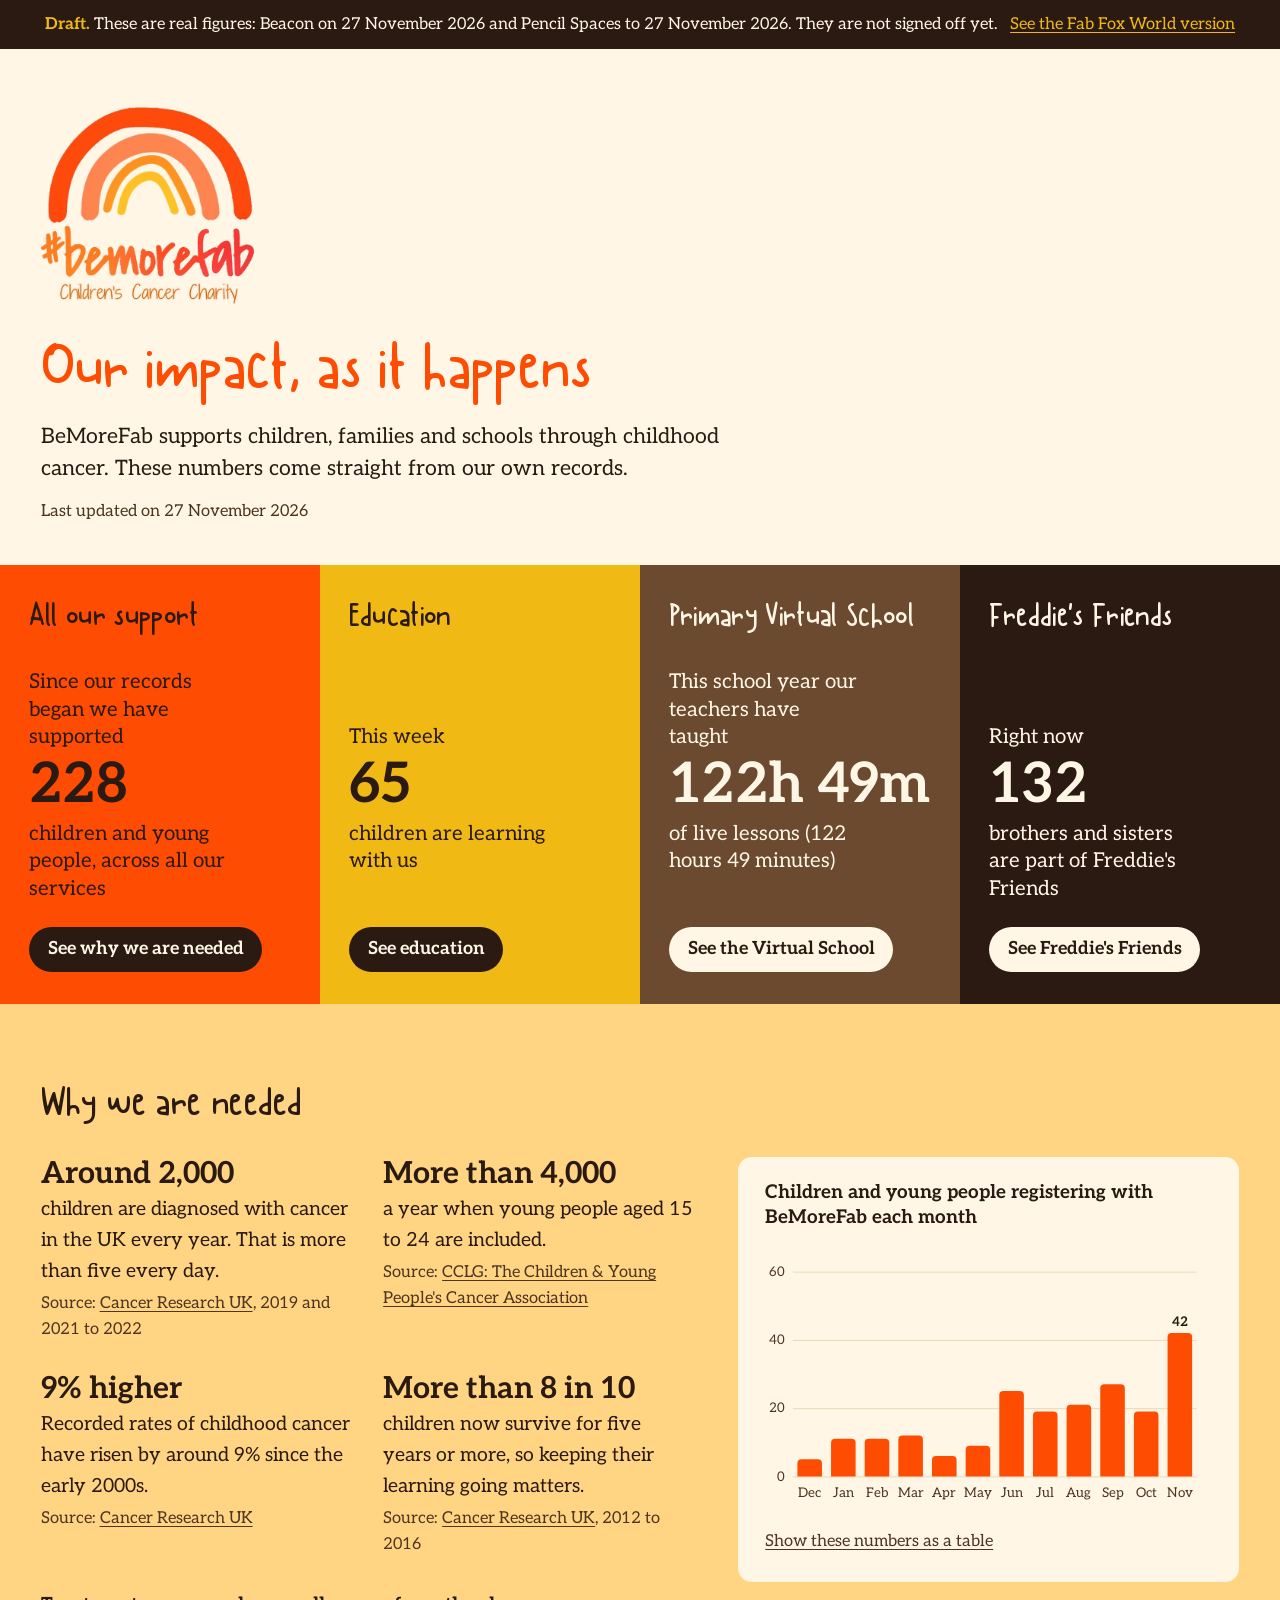
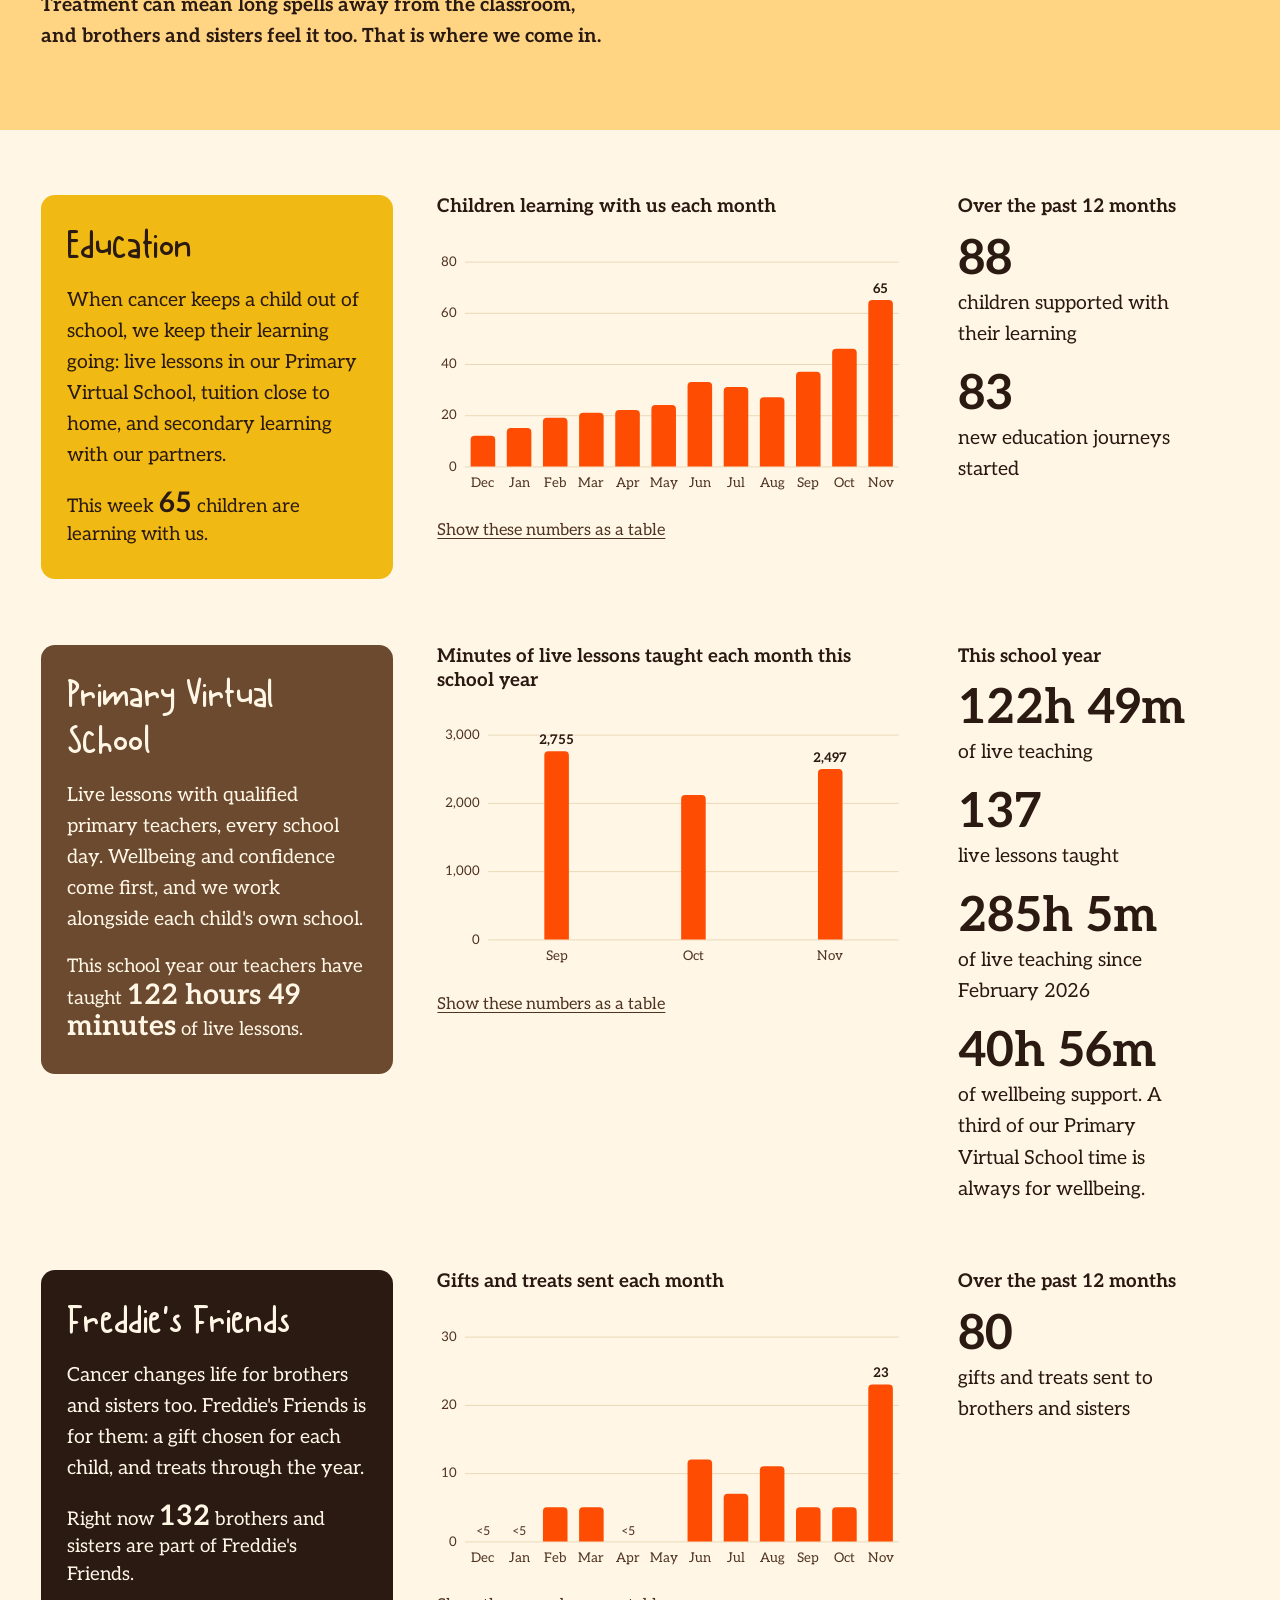
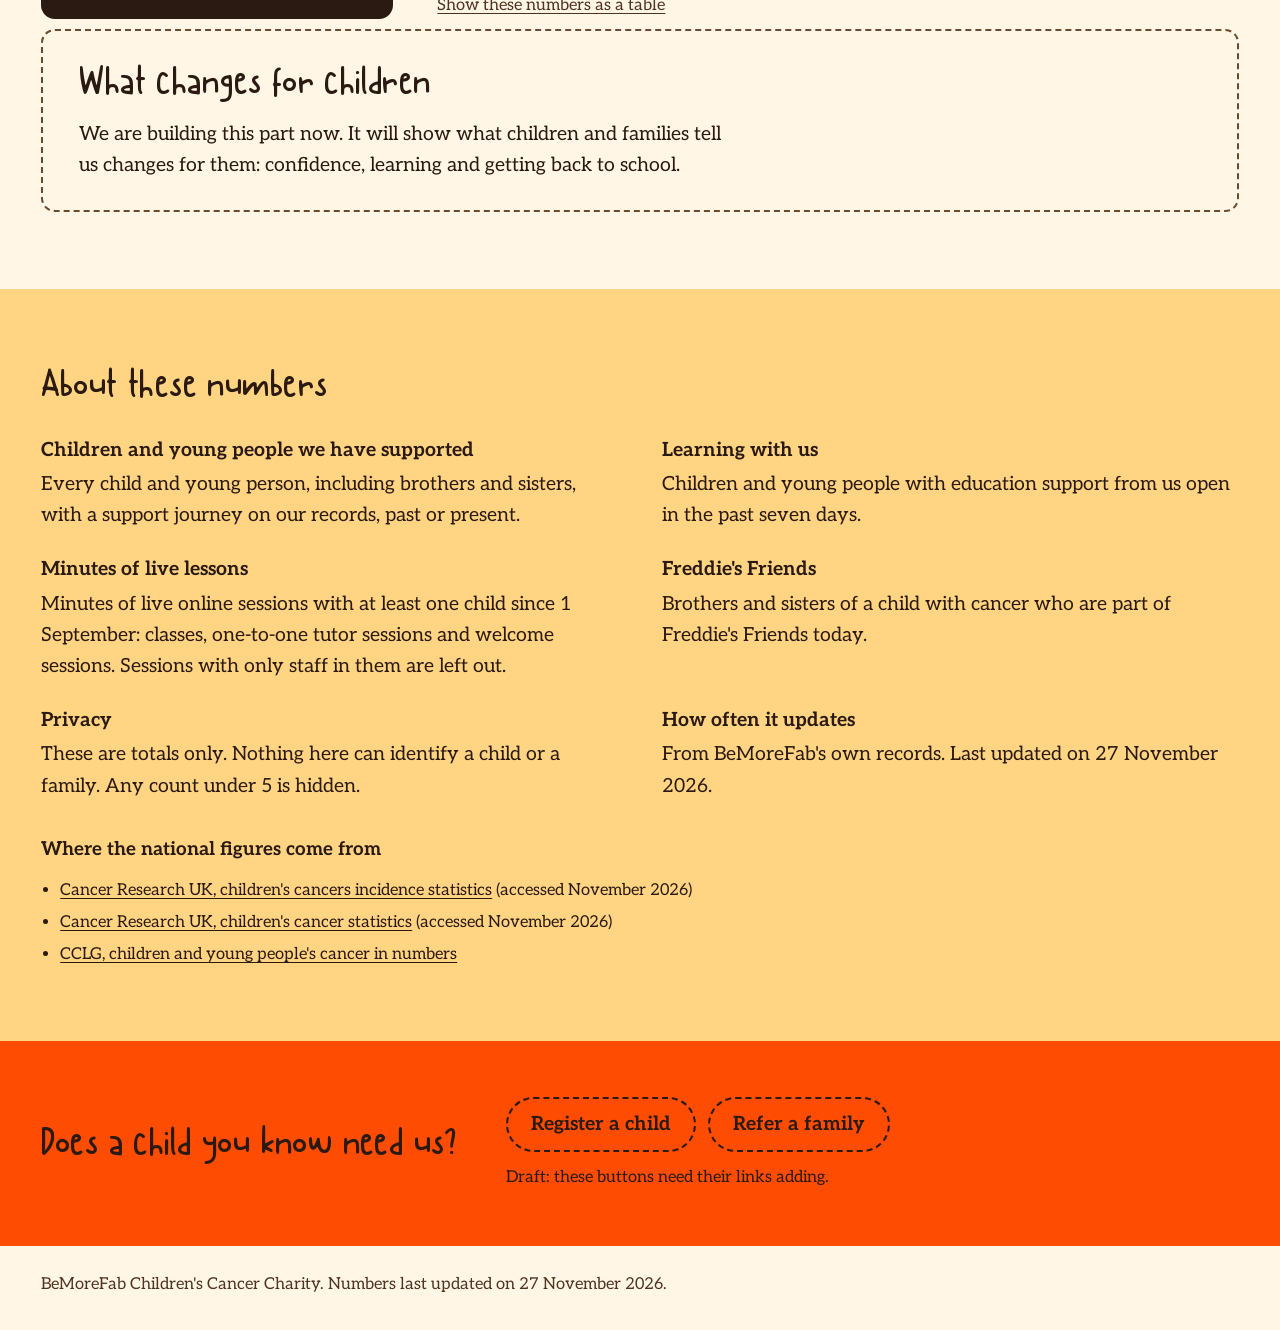
<file: index.html>
<!doctype html>
<html lang="en-GB">
<head>
<meta charset="utf-8">
<meta name="viewport" content="width=device-width, initial-scale=1">
<!-- Draft: keep search engines away until the real figures are signed off. Remove this line at launch. -->
<meta name="robots" content="noindex">
<title>Our impact | BeMoreFab Children's Cancer Charity</title>
<meta name="description" content="How many children and young people BeMoreFab is supporting right now, and why that support is needed.">
<link rel="icon" href="data:,">
<link rel="preload" href="fonts/aleo-400.woff2" as="font" type="font/woff2" crossorigin>
<link rel="preload" href="fonts/canda.woff2" as="font" type="font/woff2" crossorigin>
<link rel="stylesheet" href="styles.css">
</head>
<body>
<a class="skip" href="#main">Skip to the numbers</a>

<p class="sample-banner" id="sample-banner" hidden>
  <strong>Draft.</strong> <span id="sample-note">These figures are not signed off yet.</span>
  <a href="fox/">See the Fab Fox World version</a>
</p>

<header class="intro wrap">
  <img class="intro__logo" src="assets/logo.webp" alt="#bemorefab Children's Cancer Charity" width="560" height="536">
  <h1>Our impact, as it happens</h1>
  <p class="intro__lead">BeMoreFab supports children, families and schools through childhood cancer. These numbers come straight from our own records.</p>
  <p class="intro__date">Last updated <span data-date>today</span></p>
</header>

<main id="main">

  <p class="load-error wrap" id="load-error" hidden>We can't show the latest numbers right now. Please try again in a little while.</p>

  <section class="tiles" aria-label="Right now">
    <article class="tile tile--orange">
      <h2 class="tile__name">All our support</h2>
      <p class="tile__lead">Since our records began we have supported</p>
      <p class="tile__figure" data-figure="headline.children_supported_ever">&nbsp;</p>
      <p class="tile__unit">children and young people, across all our services</p>
      <a class="tile__link" href="#need">See why we are needed</a>
    </article>
    <article class="tile tile--golden">
      <h2 class="tile__name">Education</h2>
      <p class="tile__lead">This week</p>
      <p class="tile__figure" data-figure="headline.education_children_now">&nbsp;</p>
      <p class="tile__unit">children are learning with us</p>
      <a class="tile__link" href="#education">See education</a>
    </article>
    <article class="tile tile--brown">
      <h2 class="tile__name">Primary Virtual School</h2>
      <p class="tile__lead">This school year our teachers have taught</p>
      <p class="tile__figure" data-figure="computed.pvs_time">&nbsp;</p>
      <p class="tile__unit">of live lessons (<span data-figure="computed.pvs_time_long">&nbsp;</span>)</p>
      <a class="tile__link" href="#virtual-school">See the Virtual School</a>
    </article>
    <article class="tile tile--ink">
      <h2 class="tile__name">Freddie's Friends</h2>
      <p class="tile__lead">Right now</p>
      <p class="tile__figure" data-figure="headline.ff_siblings_now">&nbsp;</p>
      <p class="tile__unit">brothers and sisters are part of Freddie's Friends</p>
      <a class="tile__link" href="#freddies-friends">See Freddie's Friends</a>
    </article>
  </section>

  <section class="need" id="need">
    <div class="wrap">
      <h2>Why we are needed</h2>
      <div class="need__grid">
      <div>
        <ul class="facts">
          <li>
            <p class="facts__n">Around 2,000</p>
            <p class="facts__t">children are diagnosed with cancer in the UK every year. That is more than five every day.</p>
            <p class="facts__src">Source: <a href="https://www.cancerresearchuk.org/health-professional/cancer-statistics/statistics-by-cancer-type/childrens-cancers/incidence">Cancer Research UK</a>, 2019 and 2021 to 2022</p>
          </li>
          <li>
            <p class="facts__n">More than 4,000</p>
            <p class="facts__t">a year when young people aged 15 to 24 are included.</p>
            <p class="facts__src">Source: <a href="https://www.cclg.org.uk/about-cancer/about-childhood-cancer/survival-rates">CCLG: The Children &amp; Young People's Cancer Association</a></p>
          </li>
          <li>
            <p class="facts__n">9% higher</p>
            <p class="facts__t">Recorded rates of childhood cancer have risen by around 9% since the early 2000s.</p>
            <p class="facts__src">Source: <a href="https://www.cancerresearchuk.org/health-professional/cancer-statistics/statistics-by-cancer-type/childrens-cancers/incidence">Cancer Research UK</a></p>
          </li>
          <li>
            <p class="facts__n">More than 8 in 10</p>
            <p class="facts__t">children now survive for five years or more, so keeping their learning going matters.</p>
            <p class="facts__src">Source: <a href="https://www.cancerresearchuk.org/health-professional/cancer-statistics/statistics-by-cancer-type/childrens-cancers">Cancer Research UK</a>, 2012 to 2016</p>
          </li>
        </ul>
        <p class="need__close">Treatment can mean long spells away from the classroom, and brothers and sisters feel it too. That is where we come in.</p>
      </div>
      <div class="need__chart">
        <h3>Children and young people registering with BeMoreFab each month</h3>
        <div class="chart" data-columns="registrations_by_month" data-unit="children and young people" data-count="true"></div>
      </div>
      </div>
    </div>
  </section>

  <section class="service" id="education">
    <div class="wrap service__grid">
      <div class="story story--golden">
        <h2>Education</h2>
        <p>When cancer keeps a child out of school, we keep their learning going: live lessons in our Primary Virtual School, tuition close to home, and secondary learning with our partners.</p>
        <p class="story__now">This week <strong data-figure="headline.education_children_now">&nbsp;</strong> children are learning with us.</p>
      </div>
      <div class="plot">
        <h3>Children learning with us each month</h3>
        <div class="chart" data-columns="education.children_by_month" data-unit="children" data-count="true"></div>
      </div>
      <div class="year">
        <h3>Over the past 12 months</h3>
        <dl class="year__list">
          <div><dt data-figure="education.children_past_12_months">&nbsp;</dt><dd>children supported with their learning</dd></div>
          <div><dt data-figure="education.journeys_started_past_12_months">&nbsp;</dt><dd>new education journeys started</dd></div>
        </dl>
      </div>
    </div>
  </section>

  <section class="service" id="virtual-school">
    <div class="wrap service__grid">
      <div class="story story--brown">
        <h2>Primary Virtual School</h2>
        <p>Live lessons with qualified primary teachers, every school day. Wellbeing and confidence come first, and we work alongside each child's own school.</p>
        <p class="story__now">This school year our teachers have taught <strong data-figure="computed.pvs_time_long">&nbsp;</strong> of live lessons.</p>
      </div>
      <div class="plot">
        <h3>Minutes of live lessons taught each month this school year</h3>
        <div class="chart" data-columns="pvs.minutes_by_month" data-unit="minutes"></div>
      </div>
      <div class="year">
        <h3>This school year</h3>
        <dl class="year__list">
          <div><dt data-figure="computed.pvs_time">&nbsp;</dt><dd>of live teaching</dd></div>
          <div><dt data-figure="pvs.lessons_school_year">&nbsp;</dt><dd>live lessons taught</dd></div>
          <div><dt data-figure="computed.pvs_time_since_start">&nbsp;</dt><dd>of live teaching since <span data-began>our records began</span></dd></div>
          <div><dt data-figure="computed.pvs_wellbeing_time">&nbsp;</dt><dd>of wellbeing support. A third of our Primary Virtual School time is always for wellbeing.</dd></div>
        </dl>
      </div>
    </div>
  </section>

  <section class="service" id="freddies-friends">
    <div class="wrap service__grid">
      <div class="story story--ink">
        <h2>Freddie's Friends</h2>
        <p>Cancer changes life for brothers and sisters too. Freddie's Friends is for them: a gift chosen for each child, and treats through the year.</p>
        <p class="story__now">Right now <strong data-figure="headline.ff_siblings_now">&nbsp;</strong> brothers and sisters are part of Freddie's Friends.</p>
      </div>
      <div class="plot">
        <h3>Gifts and treats sent each month</h3>
        <div class="chart" data-columns="freddies_friends.gifts_by_month" data-unit="gifts and treats" data-count="true"></div>
      </div>
      <div class="year">
        <h3>Over the past 12 months</h3>
        <dl class="year__list">
          <div><dt data-figure="freddies_friends.gifts_past_12_months">&nbsp;</dt><dd>gifts and treats sent to brothers and sisters</dd></div>
        </dl>
      </div>
    </div>
  </section>

  <section class="where" id="where" data-needs="regions">
    <div class="wrap where__grid">
      <div>
        <h2>Where the children we support live</h2>
        <p>We support families right across the UK. To protect children's privacy we round these figures to the nearest 5, and we never show a number smaller than 5.</p>
      </div>
      <div class="plot">
        <h3 class="vh">Children and young people we are supporting, by UK region</h3>
        <div data-rows="regions" data-unit="children and young people"></div>
      </div>
    </div>
  </section>

  <section class="next" id="what-changes">
    <div class="wrap">
      <div class="next__box">
        <h2>What changes for children</h2>
        <p>We are building this part now. It will show what children and families tell us changes for them: confidence, learning and getting back to school.</p>
      </div>
    </div>
  </section>

  <section class="about" id="about">
    <div class="wrap">
      <h2>About these numbers</h2>
      <dl class="defs">
        <div><dt>Children and young people we have supported</dt><dd>Every child and young person, including brothers and sisters, with a support journey on our records, past or present.</dd></div>
        <div><dt>Learning with us</dt><dd>Children and young people with education support from us open in the past seven days.</dd></div>
        <div><dt>Minutes of live lessons</dt><dd>Minutes of live online sessions with at least one child since 1 September: classes, one-to-one tutor sessions and welcome sessions. Sessions with only staff in them are left out.</dd></div>
        <div><dt>Freddie's Friends</dt><dd>Brothers and sisters of a child with cancer who are part of Freddie's Friends today.</dd></div>
        <div><dt>Privacy</dt><dd>These are totals only. Nothing here can identify a child or a family. Any count under 5 is hidden.</dd></div>
        <div><dt>How often it updates</dt><dd>From BeMoreFab's own records. Last updated <span data-date>today</span>.</dd></div>
      </dl>
      <h3>Where the national figures come from</h3>
      <ul class="sources">
        <li><a href="https://www.cancerresearchuk.org/health-professional/cancer-statistics/statistics-by-cancer-type/childrens-cancers/incidence">Cancer Research UK, children's cancers incidence statistics</a> (accessed November 2026)</li>
        <li><a href="https://www.cancerresearchuk.org/health-professional/cancer-statistics/statistics-by-cancer-type/childrens-cancers">Cancer Research UK, children's cancer statistics</a> (accessed November 2026)</li>
        <li><a href="https://www.cclg.org.uk/about-cancer/about-childhood-cancer/survival-rates">CCLG, children and young people's cancer in numbers</a></li>
      </ul>
    </div>
  </section>

  <section class="act" id="act" hidden>
    <div class="wrap act__row">
      <h2>Does a child you know need us?</h2>
      <div class="act__buttons" id="act-buttons"></div>
    </div>
  </section>

</main>

<footer class="foot wrap">
  <p>BeMoreFab Children's Cancer Charity. Numbers last updated <span data-date>today</span>.</p>
</footer>

<script src="app.js?v=5" defer></script>
</body>
</html>
</file>
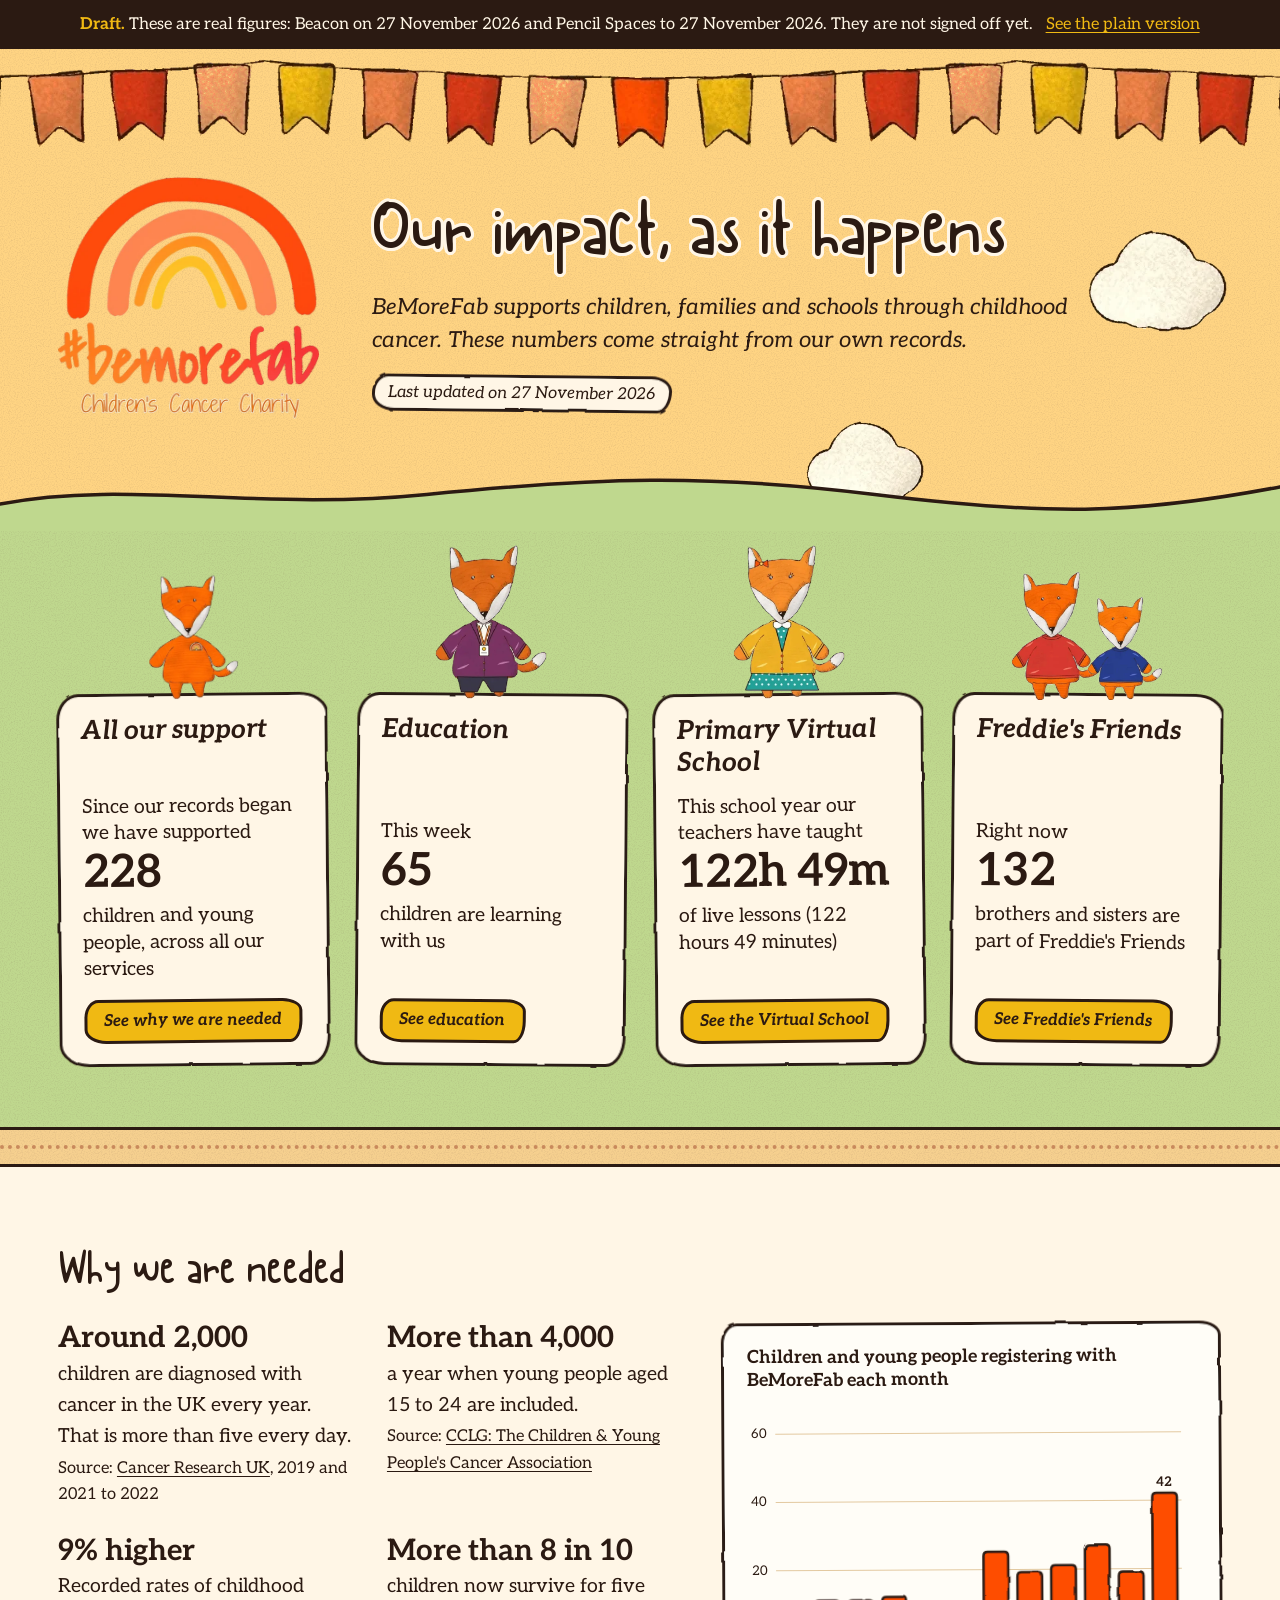
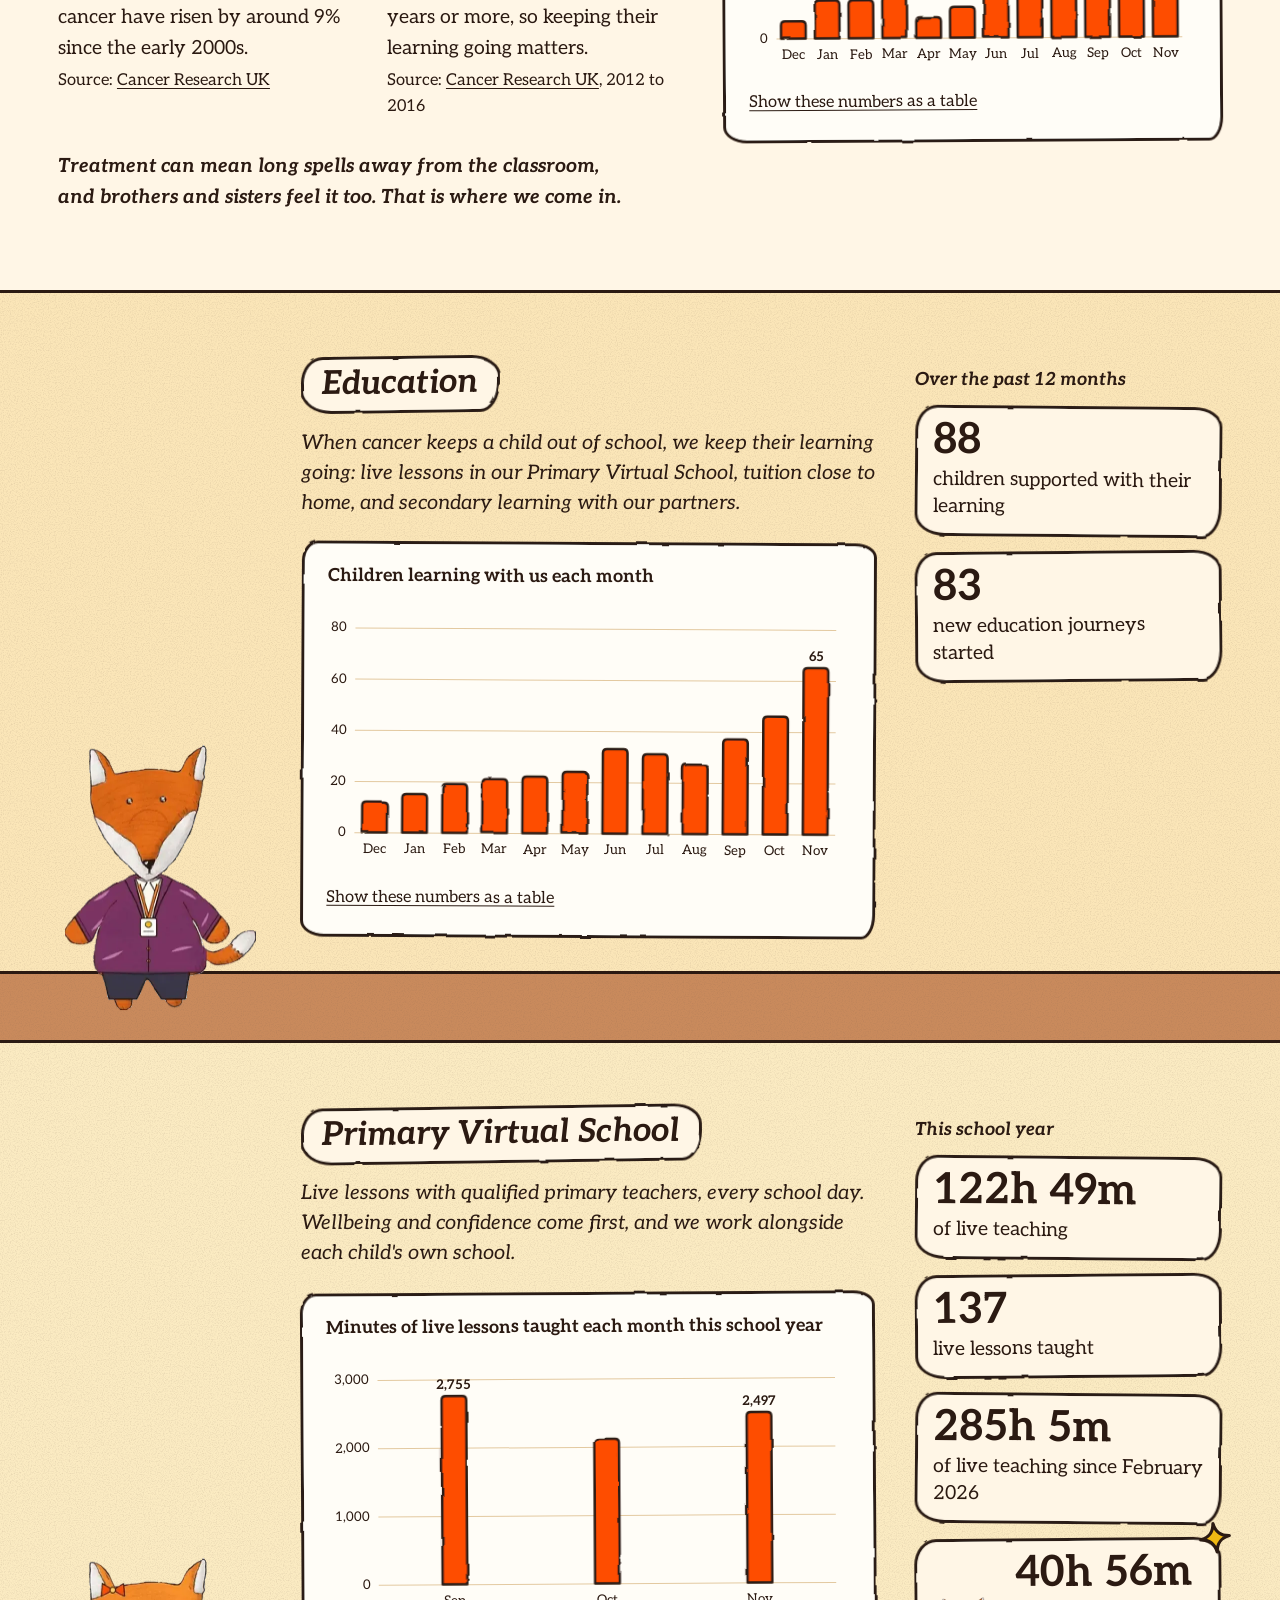
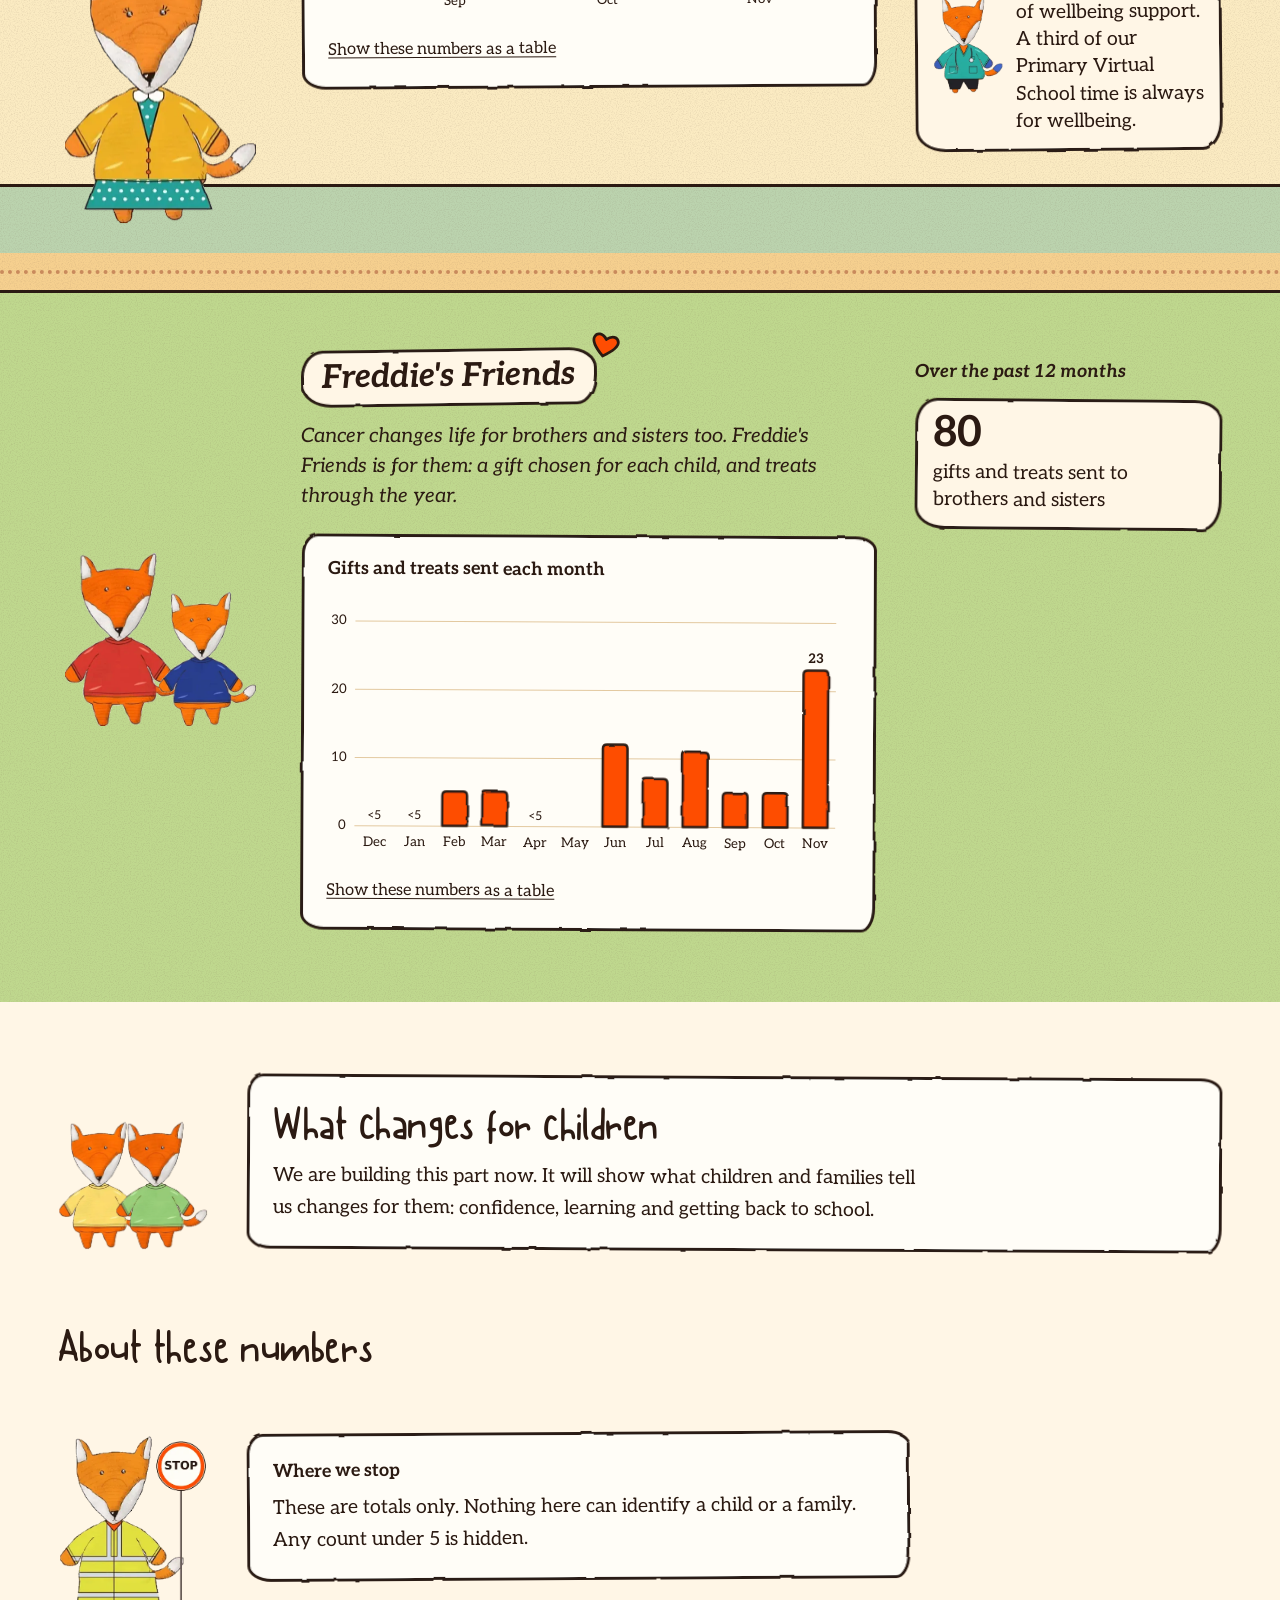
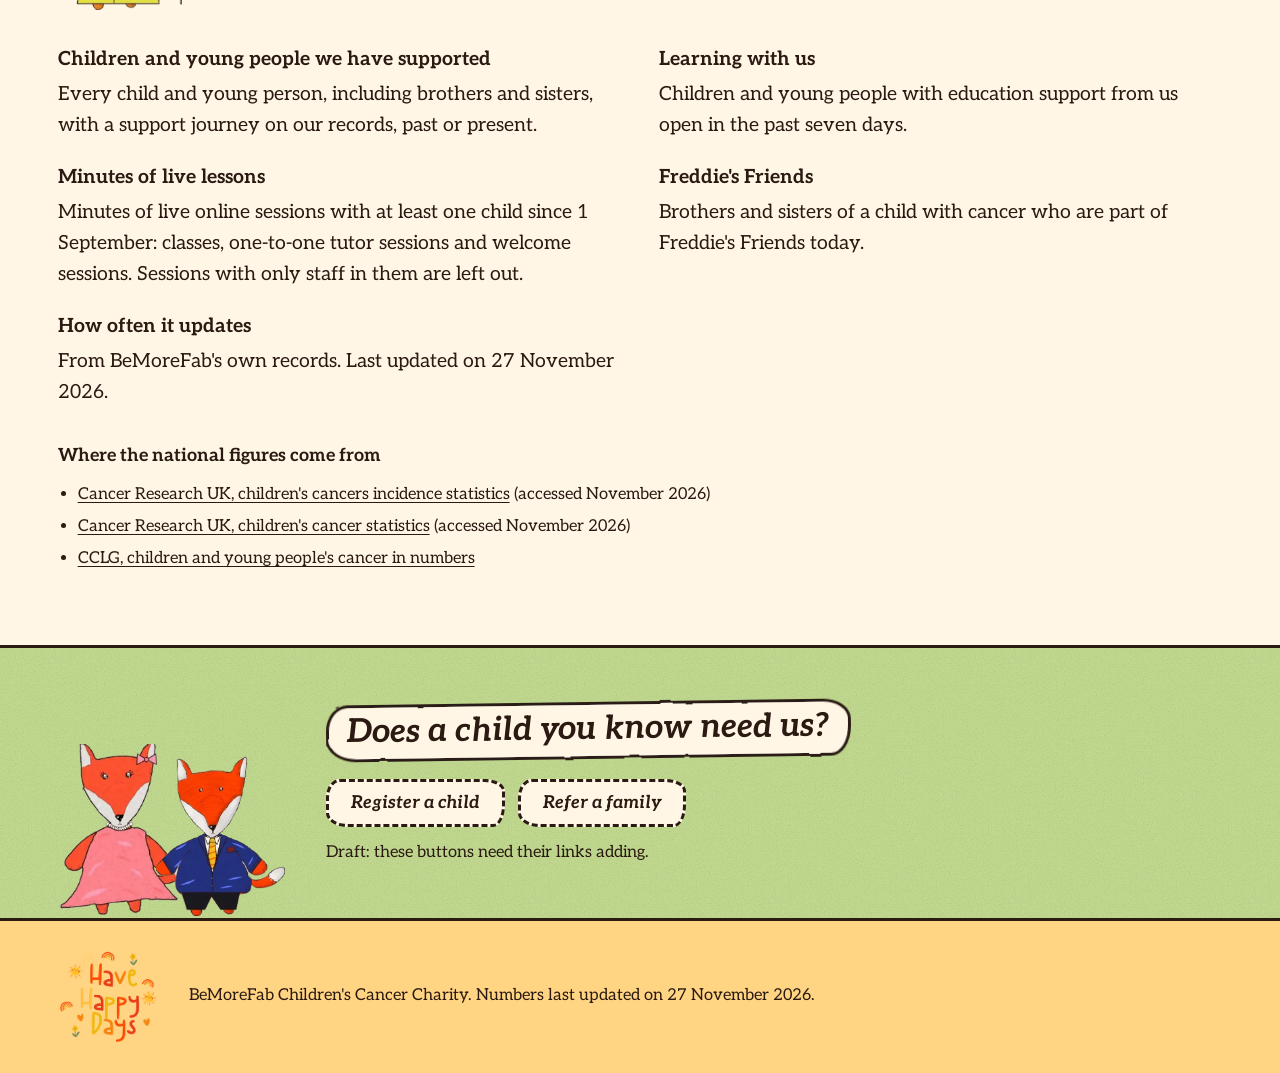
<file: fox/index.html>
<!doctype html>
<html lang="en-GB" data-feed="../data/public-feed.json">
<head>
<meta charset="utf-8">
<meta name="viewport" content="width=device-width, initial-scale=1">
<!-- Draft: keep search engines away until the real figures are signed off. Remove this line at launch. -->
<meta name="robots" content="noindex">
<title>Our impact | BeMoreFab Children's Cancer Charity</title>
<meta name="description" content="How many children and young people BeMoreFab is supporting right now, and why that support is needed.">
<link rel="icon" href="data:,">
<link rel="preload" href="../fonts/aleo-400.woff2" as="font" type="font/woff2" crossorigin>
<link rel="preload" href="../fonts/canda.woff2" as="font" type="font/woff2" crossorigin>
<link rel="stylesheet" href="fox.css">
</head>
<body>
<!-- A gentle wobble for chart bars, so they look drawn by hand like everything else in Fab's world -->
<svg class="defs" width="0" height="0" aria-hidden="true" focusable="false">
  <filter id="wobble" x="-10%" y="-10%" width="120%" height="120%">
    <feTurbulence type="fractalNoise" baseFrequency="0.04" numOctaves="2" seed="7" result="noise"/>
    <feDisplacementMap in="SourceGraphic" in2="noise" scale="2.6"/>
  </filter>
</svg>

<a class="skip" href="#main">Skip to the numbers</a>

<p class="sample-banner" id="sample-banner" hidden>
  <strong>Draft.</strong> <span id="sample-note">These figures are not signed off yet.</span>
  <a href="../">See the plain version</a>
</p>

<header class="sky grain">
  <div class="bunting" role="presentation"></div>
  <img class="cloud cloud--far" src="art/cloud.webp" alt="" width="215" height="158">
  <img class="cloud cloud--near" src="art/cloud.webp" alt="" width="215" height="158">
  <div class="wrap sky__row">
    <img class="sky__logo" src="../assets/logo.webp" alt="#bemorefab Children's Cancer Charity" width="560" height="536">
    <div class="sky__words">
      <h1>Our impact, as it happens</h1>
      <p class="sky__lead">BeMoreFab supports children, families and schools through childhood cancer. These numbers come straight from our own records.</p>
      <p class="plaque plaque--date">Last updated <span data-date>today</span></p>
    </div>
  </div>
  <svg class="horizon" viewBox="0 0 1200 70" preserveAspectRatio="none" aria-hidden="true" focusable="false">
    <path class="horizon__grass" d="M0,40 C120,14 240,48 400,30 S660,8 820,30 S1060,52 1200,22 L1200,70 L0,70 Z"/>
    <path class="horizon__line" d="M0,40 C120,14 240,48 400,30 S660,8 820,30 S1060,52 1200,22"/>
  </svg>
</header>

<main id="main">

  <p class="load-error wrap" id="load-error" hidden>We can't show the latest numbers right now. Please try again in a little while.</p>

  <section class="meadow grain tiles" aria-label="Right now">
    <div class="wrap stops">
      <article class="stop">
        <div class="stop__who"><img class="kid" src="art/fab.webp" alt="Fab" width="393" height="555"></div>
        <div class="plaque tile">
          <h2 class="plaque__name">All our support</h2>
          <p class="stop__lead">Since our records began we have supported</p>
          <p class="tile__figure" data-figure="headline.children_supported_ever">&nbsp;</p>
          <p class="stop__unit">children and young people, across all our services</p>
          <a class="arrow" href="#need">See why we are needed</a>
        </div>
      </article>
      <article class="stop">
        <div class="stop__who"><img src="art/mr-elder.webp" alt="Mr Elder" width="393" height="555"></div>
        <div class="plaque tile">
          <h2 class="plaque__name">Education</h2>
          <p class="stop__lead">This week</p>
          <p class="tile__figure" data-figure="headline.education_children_now">&nbsp;</p>
          <p class="stop__unit">children are learning with us</p>
          <a class="arrow" href="#education">See education</a>
        </div>
      </article>
      <article class="stop">
        <div class="stop__who"><img src="art/miss-bell.webp" alt="Miss Bell" width="393" height="555"></div>
        <div class="plaque tile">
          <h2 class="plaque__name">Primary Virtual School</h2>
          <p class="stop__lead">This school year our teachers have taught</p>
          <p class="tile__figure" data-figure="computed.pvs_time">&nbsp;</p>
          <p class="stop__unit">of live lessons (<span data-figure="computed.pvs_time_long">&nbsp;</span>)</p>
          <a class="arrow" href="#virtual-school">See the Virtual School</a>
        </div>
      </article>
      <article class="stop">
        <div class="stop__who stop__who--pair"><img class="kid" src="art/fliss.webp" alt="Fliss" width="300" height="422"><img class="tot" src="art/flash.webp" alt="Flash" width="240" height="336"></div>
        <div class="plaque tile">
          <h2 class="plaque__name">Freddie's Friends</h2>
          <p class="stop__lead">Right now</p>
          <p class="tile__figure" data-figure="headline.ff_siblings_now">&nbsp;</p>
          <p class="stop__unit">brothers and sisters are part of Freddie's Friends</p>
          <a class="arrow" href="#freddies-friends">See Freddie's Friends</a>
        </div>
      </article>
    </div>
    <div class="path" role="presentation"></div>
  </section>

  <!-- No characters in this section on purpose: Fab's own story stays in the books. -->
  <section class="need" id="need">
    <div class="wrap">
      <h2>Why we are needed</h2>
      <div class="need__grid">
        <div>
          <ul class="facts">
            <li>
              <p class="facts__n">Around 2,000</p>
              <p class="facts__t">children are diagnosed with cancer in the UK every year. That is more than five every day.</p>
              <p class="facts__src">Source: <a href="https://www.cancerresearchuk.org/health-professional/cancer-statistics/statistics-by-cancer-type/childrens-cancers/incidence">Cancer Research UK</a>, 2019 and 2021 to 2022</p>
            </li>
            <li>
              <p class="facts__n">More than 4,000</p>
              <p class="facts__t">a year when young people aged 15 to 24 are included.</p>
              <p class="facts__src">Source: <a href="https://www.cclg.org.uk/about-cancer/about-childhood-cancer/survival-rates">CCLG: The Children &amp; Young People's Cancer Association</a></p>
            </li>
            <li>
              <p class="facts__n">9% higher</p>
              <p class="facts__t">Recorded rates of childhood cancer have risen by around 9% since the early 2000s.</p>
              <p class="facts__src">Source: <a href="https://www.cancerresearchuk.org/health-professional/cancer-statistics/statistics-by-cancer-type/childrens-cancers/incidence">Cancer Research UK</a></p>
            </li>
            <li>
              <p class="facts__n">More than 8 in 10</p>
              <p class="facts__t">children now survive for five years or more, so keeping their learning going matters.</p>
              <p class="facts__src">Source: <a href="https://www.cancerresearchuk.org/health-professional/cancer-statistics/statistics-by-cancer-type/childrens-cancers">Cancer Research UK</a>, 2012 to 2016</p>
            </li>
          </ul>
          <p class="need__close">Treatment can mean long spells away from the classroom, and brothers and sisters feel it too. That is where we come in.</p>
        </div>
        <div class="poster poster--a">
          <h3>Children and young people registering with BeMoreFab each month</h3>
          <div class="chart" data-columns="registrations_by_month" data-unit="children and young people" data-count="true"></div>
        </div>
      </div>
    </div>
  </section>

  <section class="room room--class grain" id="education">
    <div class="wrap room__grid">
      <div class="room__who"><img src="art/mr-elder.webp" alt="Mr Elder" width="393" height="555"></div>
      <div class="room__main">
        <h2 class="plaque plaque--title">Education</h2>
        <p class="room__story">When cancer keeps a child out of school, we keep their learning going: live lessons in our Primary Virtual School, tuition close to home, and secondary learning with our partners.</p>
        <div class="poster poster--b">
          <h3>Children learning with us each month</h3>
          <div class="chart" data-columns="education.children_by_month" data-unit="children" data-count="true"></div>
        </div>
      </div>
      <div class="room__side">
        <h3 class="side__title">Over the past 12 months</h3>
        <dl class="notes">
          <div class="plaque note"><dt data-figure="education.children_past_12_months">&nbsp;</dt><dd>children supported with their learning</dd></div>
          <div class="plaque note"><dt data-figure="education.journeys_started_past_12_months">&nbsp;</dt><dd>new education journeys started</dd></div>
        </dl>
      </div>
    </div>
    <div class="room__floor" role="presentation"></div>
  </section>

  <section class="room room--hall grain" id="virtual-school">
    <div class="wrap room__grid">
      <div class="room__who"><img src="art/miss-bell.webp" alt="Miss Bell" width="393" height="555"></div>
      <div class="room__main">
        <h2 class="plaque plaque--title">Primary Virtual School</h2>
        <p class="room__story">Live lessons with qualified primary teachers, every school day. Wellbeing and confidence come first, and we work alongside each child's own school.</p>
        <div class="poster poster--a">
          <h3>Minutes of live lessons taught each month this school year</h3>
          <div class="chart" data-columns="pvs.minutes_by_month" data-unit="minutes"></div>
        </div>
      </div>
      <div class="room__side">
        <h3 class="side__title">This school year</h3>
        <dl class="notes">
          <div class="plaque note"><dt data-figure="computed.pvs_time">&nbsp;</dt><dd>of live teaching</dd></div>
          <div class="plaque note"><dt data-figure="pvs.lessons_school_year">&nbsp;</dt><dd>live lessons taught</dd></div>
          <div class="plaque note"><dt data-figure="computed.pvs_time_since_start">&nbsp;</dt><dd>of live teaching since <span data-began>our records began</span></dd></div>
          <div class="plaque note note--who">
            <img src="art/nurse-willow.webp" alt="Nurse Willow" width="393" height="555">
            <div><dt data-figure="computed.pvs_wellbeing_time">&nbsp;</dt><dd>of wellbeing support. A third of our Primary Virtual School time is always for wellbeing.</dd></div>
          </div>
        </dl>
      </div>
    </div>
    <div class="room__floor" role="presentation"></div>
  </section>

  <section class="meadow grain" id="freddies-friends">
    <div class="path path--top" role="presentation"></div>
    <div class="wrap room__grid">
      <div class="room__who room__who--pair room__who--sibs"><img class="kid" src="art/fliss.webp" alt="Fliss" width="300" height="422"><img class="tot" src="art/flash.webp" alt="Flash" width="240" height="336"></div>
      <div class="room__main">
        <h2 class="plaque plaque--title">Freddie's Friends</h2>
        <p class="room__story">Cancer changes life for brothers and sisters too. Freddie's Friends is for them: a gift chosen for each child, and treats through the year.</p>
        <div class="poster poster--b">
          <h3>Gifts and treats sent each month</h3>
          <div class="chart" data-columns="freddies_friends.gifts_by_month" data-unit="gifts and treats" data-count="true"></div>
        </div>
      </div>
      <div class="room__side">
        <h3 class="side__title">Over the past 12 months</h3>
        <dl class="notes">
          <div class="plaque note"><dt data-figure="freddies_friends.gifts_past_12_months">&nbsp;</dt><dd>gifts and treats sent to brothers and sisters</dd></div>
        </dl>
      </div>
    </div>
  </section>

  <section class="meadow meadow--where grain" id="where" data-needs="regions">
    <div class="wrap room__grid room__grid--two">
      <div class="where__words">
        <div class="where__art"><img class="where__sign" src="art/signpost.webp" alt="" width="153" height="176"><img class="where__den" src="art/den-fab.webp" alt="A fox den with a red door" width="241" height="273"></div>
        <h2 class="plaque plaque--title">Where the children we support live</h2>
        <p class="room__story">We support families right across the UK. To protect children's privacy we round these figures to the nearest 5, and we never show a number smaller than 5.</p>
      </div>
      <div class="poster poster--a">
        <h3 class="vh">Children and young people we are supporting, by UK region</h3>
        <div data-rows="regions" data-unit="children and young people"></div>
      </div>
    </div>
    <div class="path" role="presentation"></div>
  </section>

  <section class="plain" id="what-changes">
    <div class="wrap with-who">
      <div class="with-who__who with-who__pair"><img src="art/bramble.webp" alt="Bramble" width="393" height="555"><img src="art/moss.webp" alt="Moss" width="393" height="555"></div>
      <div class="poster poster--b">
        <h2>What changes for children</h2>
        <p>We are building this part now. It will show what children and families tell us changes for them: confidence, learning and getting back to school.</p>
      </div>
    </div>
  </section>

  <section class="plain plain--about" id="about">
    <div class="wrap">
      <h2>About these numbers</h2>
      <div class="with-who with-who--stop">
        <img class="with-who__who" src="art/mrs-lark.webp" alt="Mrs Lark with her stop sign" width="393" height="555">
        <div class="poster poster--a">
          <h3>Where we stop</h3>
          <p>These are totals only. Nothing here can identify a child or a family. Any count under 5 is hidden.</p>
        </div>
      </div>
      <dl class="defs-list">
        <div><dt>Children and young people we have supported</dt><dd>Every child and young person, including brothers and sisters, with a support journey on our records, past or present.</dd></div>
        <div><dt>Learning with us</dt><dd>Children and young people with education support from us open in the past seven days.</dd></div>
        <div><dt>Minutes of live lessons</dt><dd>Minutes of live online sessions with at least one child since 1 September: classes, one-to-one tutor sessions and welcome sessions. Sessions with only staff in them are left out.</dd></div>
        <div><dt>Freddie's Friends</dt><dd>Brothers and sisters of a child with cancer who are part of Freddie's Friends today.</dd></div>
        <div><dt>How often it updates</dt><dd>From BeMoreFab's own records. Last updated <span data-date>today</span>.</dd></div>
      </dl>
      <h3>Where the national figures come from</h3>
      <ul class="sources">
        <li><a href="https://www.cancerresearchuk.org/health-professional/cancer-statistics/statistics-by-cancer-type/childrens-cancers/incidence">Cancer Research UK, children's cancers incidence statistics</a> (accessed November 2026)</li>
        <li><a href="https://www.cancerresearchuk.org/health-professional/cancer-statistics/statistics-by-cancer-type/childrens-cancers">Cancer Research UK, children's cancer statistics</a> (accessed November 2026)</li>
        <li><a href="https://www.cclg.org.uk/about-cancer/about-childhood-cancer/survival-rates">CCLG, children and young people's cancer in numbers</a></li>
      </ul>
    </div>
  </section>

  <section class="act meadow grain" id="act" hidden>
    <div class="wrap act__row">
      <div class="act__who"><img src="art/mum.webp" alt="Mum" width="393" height="555"><img src="art/dad.webp" alt="Dad" width="393" height="555"></div>
      <div class="act__words">
        <h2 class="plaque plaque--title">Does a child you know need us?</h2>
        <div class="act__buttons" id="act-buttons"></div>
      </div>
    </div>
  </section>

</main>

<footer class="foot">
  <div class="wrap foot__row">
    <img class="foot__happy" src="art/happy-days.png" alt="Have happy days" width="251" height="251">
    <p>BeMoreFab Children's Cancer Charity. Numbers last updated <span data-date>today</span>.</p>
  </div>
</footer>

<script src="../app.js?v=5" defer></script>
</body>
</html>
</file>
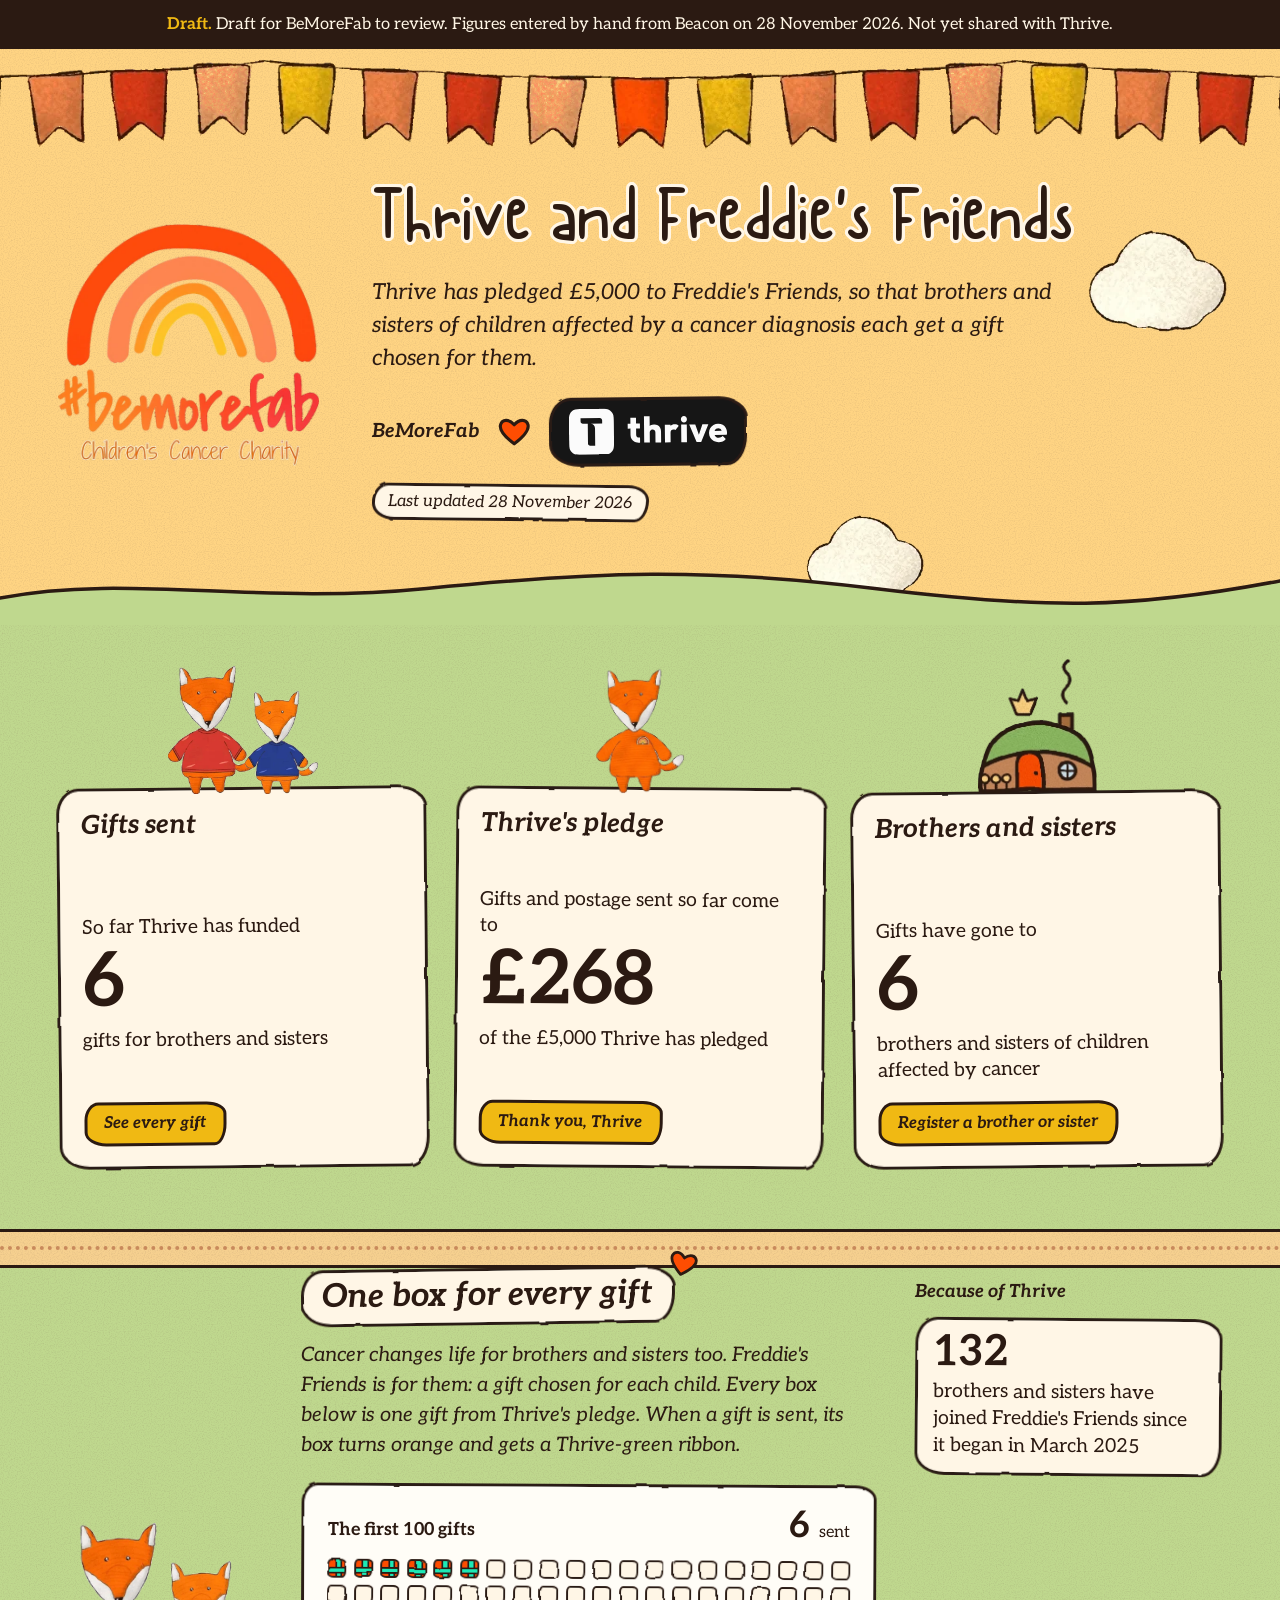
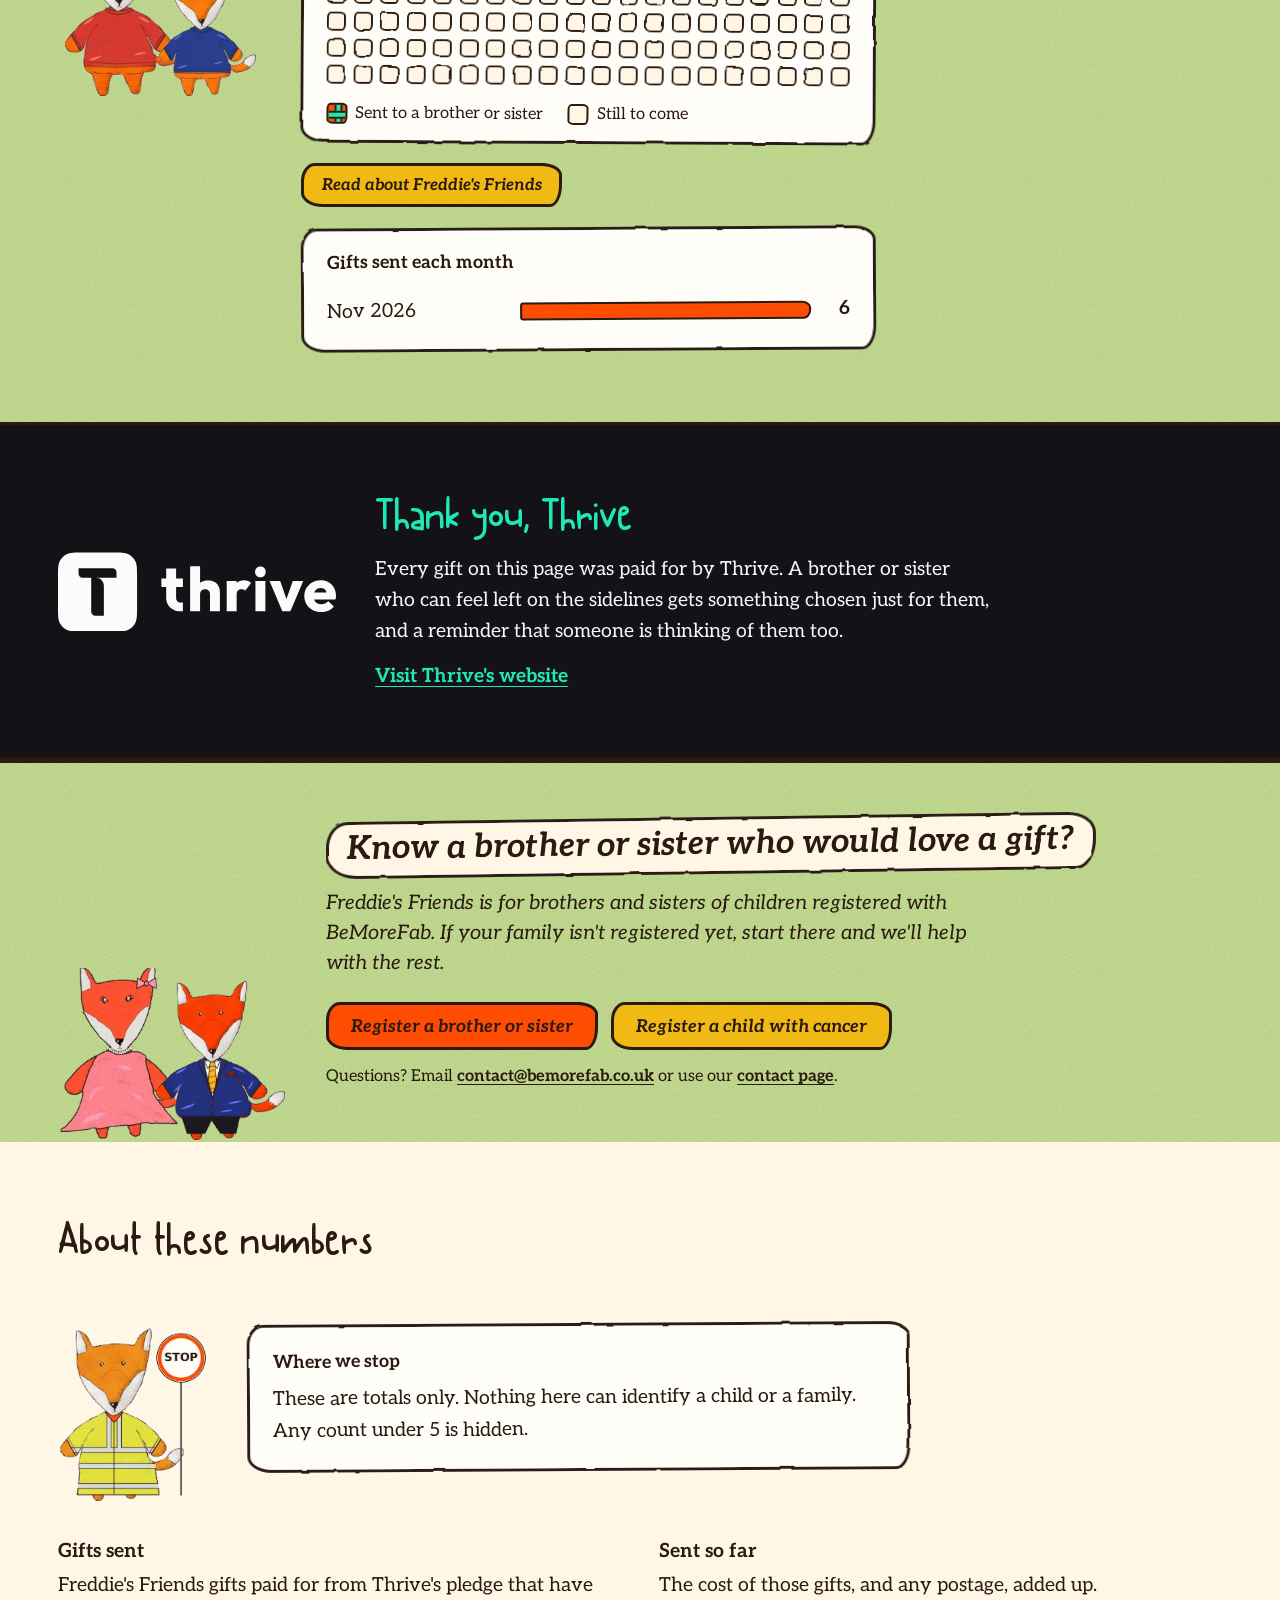
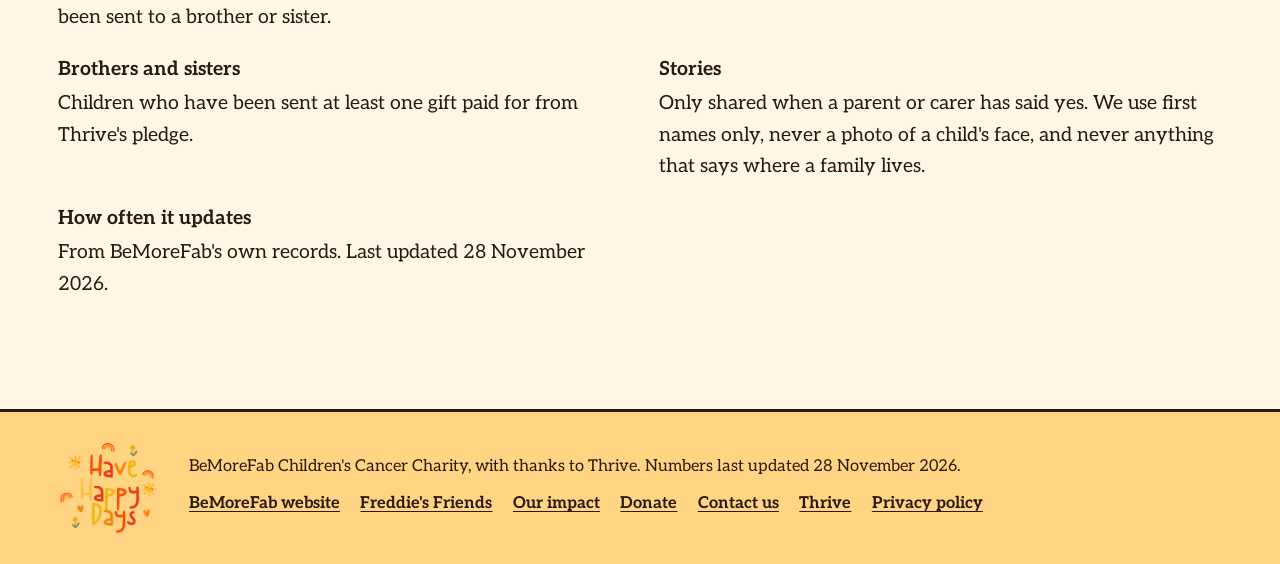
<file: thrive/index.html>
<!doctype html>
<html lang="en-GB" data-feed="../data/thrive-feed.json">
<head>
<meta charset="utf-8">
<meta name="viewport" content="width=device-width, initial-scale=1">
<!-- Draft: keep search engines away until BeMoreFab and Thrive have signed this off. Remove this line at launch. -->
<meta name="robots" content="noindex">
<title>Thrive and Freddie's Friends</title>
<meta name="description" content="How Thrive's pledge to BeMoreFab is reaching brothers and sisters of children affected by a cancer diagnosis.">
<link rel="icon" href="data:,">
<link rel="preload" href="../fonts/aleo-400.woff2" as="font" type="font/woff2" crossorigin>
<link rel="preload" href="../fonts/canda.woff2" as="font" type="font/woff2" crossorigin>
<link rel="stylesheet" href="../fox/fox.css">
<link rel="stylesheet" href="thrive.css">
</head>
<body>
<svg class="defs" width="0" height="0" aria-hidden="true" focusable="false">
  <filter id="wobble" x="-10%" y="-10%" width="120%" height="120%">
    <feTurbulence type="fractalNoise" baseFrequency="0.04" numOctaves="2" seed="7" result="noise"/>
    <feDisplacementMap in="SourceGraphic" in2="noise" scale="2.6"/>
  </filter>
</svg>

<a class="skip" href="#main">Skip to the numbers</a>

<p class="sample-banner" id="sample-banner" hidden>
  <strong>Draft.</strong> <span id="sample-note">These figures are not signed off yet.</span>
</p>

<header class="sky grain">
  <div class="bunting" role="presentation"></div>
  <img class="cloud cloud--far" src="../fox/art/cloud.webp" alt="" width="215" height="158">
  <img class="cloud cloud--near" src="../fox/art/cloud.webp" alt="" width="215" height="158">
  <div class="wrap sky__row">
    <a class="sky__logo-link" href="https://bemorefab.co.uk/"><img class="sky__logo" src="../assets/logo.webp" alt="#bemorefab Children's Cancer Charity: visit our website" width="560" height="536"></a>
    <div class="sky__words">
      <h1>Thrive and Freddie's Friends</h1>
      <p class="sky__lead">Thrive has pledged <span data-figure="pledge.value" data-format="gbp">&nbsp;</span> to Freddie's Friends, so that brothers and sisters of children affected by a cancer diagnosis each get a gift chosen for them.</p>
      <div class="together">
        <a class="together__words" href="https://bemorefab.co.uk/">BeMoreFab</a>
        <svg class="together__heart" viewBox="0 0 24 22" role="img" aria-label="and"><path d="M12 20C4.4 14.2 1.4 10.2 2.5 6.6 3.6 3 8.1 2.2 12 6.7c3.800-4.400 8.500-3.800 9.600-.1 1 3.600-2.200 7.700-9.600 13.400Z" fill="#FE4D02" stroke="#2B1A12" stroke-width="2.2" stroke-linejoin="round"/></svg>
        <a class="thrive-plaque" href="https://www.thrivelearning.com/"><img src="art/thrive-logo.svg" alt="Thrive: visit their website" width="636" height="181"></a>
      </div>
      <p class="plaque plaque--date">Last updated <span data-date>today</span></p>
    </div>
  </div>
  <svg class="horizon" viewBox="0 0 1200 70" preserveAspectRatio="none" aria-hidden="true" focusable="false">
    <path class="horizon__grass" d="M0,40 C120,14 240,48 400,30 S660,8 820,30 S1060,52 1200,22 L1200,70 L0,70 Z"/>
    <path class="horizon__line" d="M0,40 C120,14 240,48 400,30 S660,8 820,30 S1060,52 1200,22"/>
  </svg>
</header>

<main id="main">

  <p class="load-error wrap" id="load-error" hidden>We can't show the latest numbers right now. Please try again in a little while.</p>

  <section class="meadow grain tiles" aria-label="So far">
    <div class="wrap stops stops--three">
      <article class="stop">
        <div class="stop__who stop__who--pair"><img class="kid" src="../fox/art/fliss.webp" alt="Fliss" width="300" height="422"><img class="tot" src="../fox/art/flash.webp" alt="Flash" width="240" height="336"></div>
        <div class="plaque tile">
          <h2 class="plaque__name">Gifts sent</h2>
          <p class="stop__lead">So far Thrive has funded</p>
          <p class="tile__figure" data-figure="totals.gifts_sent">&nbsp;</p>
          <p class="stop__unit">gifts for brothers and sisters</p>
          <a class="arrow" href="#freddies-friends">See every gift</a>
        </div>
      </article>
      <article class="stop">
        <div class="stop__who"><img class="kid" src="../fox/art/fab.webp" alt="Fab" width="393" height="555"></div>
        <div class="plaque tile tiles--money">
          <h2 class="plaque__name">Thrive's pledge</h2>
          <p class="stop__lead">Gifts and postage sent so far come to</p>
          <p class="tile__figure" data-figure="totals.value_sent" data-format="gbp">&nbsp;</p>
          <p class="stop__unit">of the <span data-figure="pledge.value" data-format="gbp">&nbsp;</span> Thrive has pledged</p>
          <a class="arrow" href="#thank-you">Thank you, Thrive</a>
        </div>
      </article>
      <article class="stop">
        <div class="stop__who stop__who--place"><img src="../fox/art/den-fab.webp" alt="" width="241" height="273"></div>
        <div class="plaque tile">
          <h2 class="plaque__name">Brothers and sisters</h2>
          <p class="stop__lead">Gifts have gone to</p>
          <p class="tile__figure" data-figure="totals.children_reached">&nbsp;</p>
          <p class="stop__unit">brothers and sisters of children affected by cancer</p>
          <a class="arrow" href="#join">Register a brother or sister</a>
        </div>
      </article>
    </div>
    <div class="path" role="presentation"></div>
  </section>

  <section class="meadow grain" id="freddies-friends">
    <div class="wrap room__grid">
      <div class="room__who room__who--pair room__who--sibs"><img class="kid" src="../fox/art/fliss.webp" alt="Fliss" width="300" height="422"><img class="tot" src="../fox/art/flash.webp" alt="Flash" width="240" height="336"></div>
      <div class="room__main">
        <h2 class="plaque plaque--title">One box for every gift</h2>
        <p class="room__story">Cancer changes life for brothers and sisters too. Freddie's Friends is for them: a gift chosen for each child. Every box below is one gift from Thrive's pledge. When a gift is sent, its box turns orange and gets a Thrive-green ribbon.</p>
        <div class="poster poster--b">
          <div class="board-head">
            <h3>The first <span data-figure="pledge.gifts_goal">&nbsp;</span> gifts</h3>
            <p class="board-count"><span data-figure="totals.gifts_sent">&nbsp;</span> <small>sent</small></p>
          </div>
          <div class="board" id="board" role="img" aria-label="Gifts sent"></div>
          <p class="board-key"><span><span class="gift gift--sent"></span> Sent to a brother or sister</span><span><span class="gift"></span> Still to come</span></p>
        </div>
        <p class="room__links"><a class="arrow" href="https://bemorefab.co.uk/our-services/freddies-friends-sibling-awards/">Read about Freddie's Friends</a></p>
        <div class="poster poster--a">
          <h3>Gifts sent each month</h3>
          <div id="by-month"></div>
        </div>
      </div>
      <div class="room__side">
        <h3 class="side__title">Because of Thrive</h3>
        <dl class="notes">
          <div class="plaque note"><dt data-figure="programme.siblings_in_freddies_friends">&nbsp;</dt><dd>brothers and sisters have joined Freddie's Friends since it began in <span data-launched>2025</span></dd></div>
        </dl>
      </div>
    </div>
  </section>

  <section class="meadow meadow--where grain" id="where" hidden>
    <div class="wrap room__grid room__grid--two">
      <div class="where__words">
        <div class="where__art"><img class="where__den" src="../fox/art/den-fab.webp" alt="A fox den with a red door" width="241" height="273"></div>
        <h2 class="plaque plaque--title">Where the gifts have gone</h2>
        <p class="room__story">Thrive's gifts reach families across the UK. To protect children's privacy we never show a number smaller than 5.</p>
      </div>
      <div class="poster poster--a">
        <h3 class="vh">Brothers and sisters who have received a gift from Thrive, by UK region</h3>
        <div id="by-region"></div>
      </div>
    </div>
  </section>

  <section class="plain stories" id="stories" hidden>
    <div class="wrap">
      <h2 class="plaque plaque--title">In their own words</h2>
      <p class="room__story">What families have told us about their Freddie's Friends gift. Shared with their permission, with first names only.</p>
      <div class="stories__grid" id="stories-list"></div>
    </div>
  </section>

  <section class="thanks" id="thank-you">
    <div class="wrap thanks__row">
      <img class="thanks__logo" src="art/thrive-logo.svg" alt="Thrive" width="636" height="181">
      <div>
        <h2>Thank you, Thrive</h2>
        <p>Every gift on this page was paid for by Thrive. A brother or sister who can feel left on the sidelines gets something chosen just for them, and a reminder that someone is thinking of them too.</p>
        <p class="thanks__links"><a href="https://www.thrivelearning.com/">Visit Thrive's website</a></p>
      </div>
    </div>
  </section>

  <section class="act meadow grain" id="join">
    <div class="wrap act__row">
      <div class="act__who"><img src="../fox/art/mum.webp" alt="Mum" width="393" height="555"><img src="../fox/art/dad.webp" alt="Dad" width="393" height="555"></div>
      <div class="act__words">
        <h2 class="plaque plaque--title">Know a brother or sister who would love a gift?</h2>
        <p class="room__story">Freddie's Friends is for brothers and sisters of children registered with BeMoreFab. If your family isn't registered yet, start there and we'll help with the rest.</p>
        <div class="act__buttons">
          <a class="act__btn" href="https://bemorefab.beaconforms.com/form/67e52597">Register a brother or sister</a>
          <a class="act__btn act__btn--alt" href="https://bemorefab.beaconforms.com/form/8ee2173c">Register a child with cancer</a>
          <p class="act__note">Questions? Email <a href="mailto:contact@bemorefab.co.uk">contact@bemorefab.co.uk</a> or use our <a href="https://bemorefab.co.uk/contact-us/">contact page</a>.</p>
        </div>
      </div>
    </div>
  </section>

  <section class="plain plain--about" id="about">
    <div class="wrap">
      <h2>About these numbers</h2>
      <div class="with-who with-who--stop">
        <img class="with-who__who" src="../fox/art/mrs-lark.webp" alt="Mrs Lark with her stop sign" width="393" height="555">
        <div class="poster poster--a">
          <h3>Where we stop</h3>
          <p>These are totals only. Nothing here can identify a child or a family. Any count under 5 is hidden.</p>
        </div>
      </div>
      <dl class="defs-list">
        <div><dt>Gifts sent</dt><dd>Freddie's Friends gifts paid for from Thrive's pledge that have been sent to a brother or sister.</dd></div>
        <div><dt>Sent so far</dt><dd>The cost of those gifts, and any postage, added up.</dd></div>
        <div><dt>Brothers and sisters</dt><dd>Children who have been sent at least one gift paid for from Thrive's pledge.</dd></div>
        <div><dt>Stories</dt><dd>Only shared when a parent or carer has said yes. We use first names only, never a photo of a child's face, and never anything that says where a family lives.</dd></div>
        <div><dt>How often it updates</dt><dd>From BeMoreFab's own records. Last updated <span data-date>today</span>.</dd></div>
      </dl>
    </div>
  </section>

</main>

<footer class="foot">
  <div class="wrap foot__row">
    <img class="foot__happy" src="../fox/art/happy-days.png" alt="Have happy days" width="251" height="251">
    <div class="foot__words">
      <p>BeMoreFab Children's Cancer Charity, with thanks to Thrive. Numbers last updated <span data-date>today</span>.</p>
      <ul class="foot__links">
        <li><a href="https://bemorefab.co.uk/">BeMoreFab website</a></li>
        <li><a href="https://bemorefab.co.uk/our-services/freddies-friends-sibling-awards/">Freddie's Friends</a></li>
        <li><a href="https://pjtbmf.github.io/bmf-impact/fox/">Our impact</a></li>
        <li><a href="https://donate.justgiving.com/charity/bemorefab/donation-amount">Donate</a></li>
        <li><a href="https://bemorefab.co.uk/contact-us/">Contact us</a></li>
        <li><a href="https://www.thrivelearning.com/">Thrive</a></li>
        <li><a href="https://bemorefab.co.uk/privacy-policy/">Privacy policy</a></li>
      </ul>
    </div>
  </div>
</footer>

<script src="thrive.js?v=1" defer></script>
</body>
</html>
</file>
<file: styles.css>
/* BeMoreFab impact page.
   Brand: Canda (Canada Tawa) for headlines, Aleo for everything else. Fab Fox colours.
   One chart colour (fox orange) throughout: it passes the contrast and colour-blindness checks on cream and on paper. */

@font-face { font-family: 'Canda'; src: url('fonts/canda.woff2') format('woff2'); font-display: swap; }
@font-face { font-family: 'Aleo'; src: url('fonts/aleo-400.woff2') format('woff2'); font-weight: 400; font-display: swap; }
@font-face { font-family: 'Aleo'; src: url('fonts/aleo-700.woff2') format('woff2'); font-weight: 700; font-display: swap; }

:root {
  color-scheme: light;
  --cream: #FFF6E6;
  --paper: #FFD483;        /* brand peach, from the Fab Fox World Guide */
  --ink: #2B1A12;
  --ink-soft: #4F3420;
  --orange: #FE4D02;
  --golden: #F0B913;
  --brown: #6B4A30;
  --grid: #EAD9B8;        /* one step off cream */
  --grid-paper: #E3C9A0;
  --headline: 'Canda', 'Aleo', Georgia, serif;
  --body: 'Aleo', Georgia, 'Times New Roman', serif;
  --t-body: 1.1875rem;
  --t-small: 1rem;
  --gap: clamp(1.5rem, 1rem + 2.2vw, 3rem);
}

* { box-sizing: border-box; }
/* text and layout grow together on wide screens, so the page fills the space */
html { -webkit-text-size-adjust: 100%; scroll-behavior: smooth; font-size: clamp(100%, .56rem + .58vw, 137.5%); }
@media (prefers-reduced-motion: reduce) { html { scroll-behavior: auto; } }

body {
  margin: 0;
  background: var(--cream);
  color: var(--ink);
  font-family: var(--body);
  font-size: var(--t-body);
  line-height: 1.6;
}

h1, h2 { font-family: var(--headline); font-weight: 400; line-height: 1.12; letter-spacing: .01em; margin: 0; }
h1 { font-size: clamp(2.3rem, 1.5rem + 3.6vw, 4rem); }
h2 { font-size: clamp(1.8rem, 1.35rem + 1.7vw, 2.5rem); }
h3 { font-family: var(--body); font-weight: 700; font-size: 1.15rem; line-height: 1.3; margin: 0 0 .9rem; }
p { margin: 0; }
a { color: inherit; text-underline-offset: .18em; }

:focus-visible { outline: 3px solid var(--ink); outline-offset: 3px; border-radius: 4px; }

.wrap { max-width: 80rem; margin: 0 auto; padding-left: clamp(1.1rem, .6rem + 2.4vw, 2.5rem); padding-right: clamp(1.1rem, .6rem + 2.4vw, 2.5rem); }
.vh { position: absolute; width: 1px; height: 1px; overflow: hidden; clip-path: inset(50%); white-space: nowrap; }

.skip { position: absolute; left: -999px; top: 0; background: var(--ink); color: var(--cream); padding: .6rem 1rem; z-index: 10; }
.skip:focus { left: 0; }

/* ---------- sample banner ---------- */
.sample-banner { background: var(--ink); color: var(--cream); padding: .7rem 1.25rem; text-align: center; font-size: var(--t-small); }
.sample-banner strong { color: var(--golden); }
.sample-banner a { color: var(--golden); margin-left: .5rem; white-space: nowrap; }

/* ---------- intro ---------- */
.intro { padding-top: clamp(2rem, 1.2rem + 3vw, 3.75rem); padding-bottom: clamp(1.5rem, 1rem + 2vw, 2.5rem); }
.intro__logo { display: block; width: clamp(9rem, 6rem + 9vw, 13rem); height: auto; margin-bottom: 1.25rem; }
.intro h1 { color: var(--orange); }
.intro__lead { max-width: 58ch; margin-top: 1rem; font-size: clamp(1.1rem, 1rem + .45vw, 1.3rem); line-height: 1.5; }
.intro__date { margin-top: .8rem; color: var(--ink-soft); font-size: var(--t-small); }

.load-error { background: var(--paper); border-left: 6px solid var(--orange); padding: 1rem 1.25rem; margin-bottom: 1.5rem; }

/* ---------- the four tiles: the one loud thing on the page ---------- */
.tiles { display: grid; grid-template-columns: repeat(4, 1fr); --chars: 6; }
.tile { container-type: inline-size; display: flex; flex-direction: column; min-height: 25rem; padding: 2rem clamp(1.1rem, .5rem + 1.6vw, 2rem) 1.9rem; }
.tile__name { font-size: clamp(1.55rem, 1.1rem + 1.2vw, 2.1rem); margin-bottom: auto; padding-bottom: 2rem; }
.tile__lead { font-size: 1.25rem; line-height: 1.35; max-width: 16ch; }
.tile__figure { font-weight: 700; font-size: clamp(2.6rem, 1.6rem + 3.2vw, 4.4rem); line-height: 1; margin: .35rem 0 .45rem; letter-spacing: -.01em; }
/* one size for all four figures, set so the longest still fits its tile (--chars is set by app.js) */
@supports (container-type: inline-size) { .tile__figure { font-size: clamp(2.6rem, calc(170cqi / var(--chars)), 5.4rem); } }
.tile__unit { font-size: 1.25rem; line-height: 1.35; max-width: 18ch; min-height: 4.05em; }
.tile__link { align-self: flex-start; margin-top: 1.5rem; display: inline-flex; align-items: center; min-height: 44px; padding: .5rem 1.15rem; border-radius: 999px; font-weight: 700; font-size: 1.1rem; text-decoration: none; }
.tile__link:hover { text-decoration: underline; }

.tile--orange { background: var(--orange); color: var(--ink); }
.tile--golden { background: var(--golden); color: var(--ink); }
.tile--brown  { background: var(--brown);  color: var(--cream); }
.tile--ink    { background: var(--ink);    color: var(--cream); }
.tile--orange .tile__link, .tile--golden .tile__link { background: var(--ink); color: var(--cream); }
.tile--brown .tile__link, .tile--ink .tile__link { background: var(--cream); color: var(--ink); }
.tile--brown :focus-visible, .tile--ink :focus-visible { outline-color: var(--golden); }

/* ---------- why we are needed ---------- */
.need { background: var(--paper); padding: clamp(2.5rem, 1.6rem + 4vw, 5rem) 0; --grid: var(--grid-paper); }
.need__grid { display: grid; grid-template-columns: minmax(0, 1.3fr) minmax(0, 1fr); gap: var(--gap); align-items: start; margin-top: 1.8rem; }
.facts { list-style: none; margin: 0; padding: 0; display: grid; grid-template-columns: repeat(2, minmax(0, 1fr)); gap: 1.8rem 2rem; }
.facts__n { font-weight: 700; font-size: clamp(1.5rem, 1.25rem + .9vw, 1.85rem); line-height: 1.15; }
.facts__t { max-width: 46ch; margin-top: .15rem; }
.facts__src { font-size: var(--t-small); color: var(--ink-soft); margin-top: .15rem; }
.need__close { max-width: 52ch; margin-top: 2rem; font-weight: 700; }
.need__chart { background: var(--cream); border-radius: 14px; padding: 1.5rem clamp(1rem, .6rem + 1.4vw, 1.75rem) 1.1rem; --grid: #EAD9B8; }

/* ---------- one section per service: story, chart, figures ---------- */
.service { padding: clamp(2.25rem, 1.5rem + 3.2vw, 4.25rem) 0 0; }
.service__grid { display: grid; grid-template-columns: minmax(0, 1fr) minmax(0, 1.35fr) minmax(0, .8fr); gap: var(--gap); align-items: start; }
.story { border-radius: 14px; padding: 1.75rem 1.6rem 1.9rem; }
.story h2 { margin-bottom: .9rem; }
.story__now { margin-top: 1.1rem; font-size: 1.15rem; line-height: 1.45; }
.story__now strong { font-size: 1.5em; line-height: 1; }
.story--golden { background: var(--golden); color: var(--ink); }
.story--brown  { background: var(--brown);  color: var(--cream); }
.story--ink    { background: var(--ink);    color: var(--cream); }

.plot { min-width: 0; }
.year__list { margin: 0; display: grid; gap: 1.2rem; }
.year__list dt { font-weight: 700; font-size: clamp(2.2rem, 1.7rem + 1.6vw, 3rem); line-height: 1; }
.year__list dd { margin: .3rem 0 0; max-width: 22ch; }

/* ---------- where ---------- */
.where { padding: clamp(2.5rem, 1.6rem + 4vw, 5rem) 0; }
.where__grid { display: grid; grid-template-columns: minmax(0, .8fr) minmax(0, 1.2fr); gap: var(--gap); align-items: start; }
.where p { max-width: 44ch; margin-top: 1rem; }

/* ---------- bar rows: a name, a bar and a figure on each line ---------- */
.rows { display: grid; }
.rows__row { display: grid; grid-template-columns: minmax(9.5rem, 34%) 1fr auto; align-items: center; column-gap: .9rem; padding: .5rem 0; border-top: 1px solid var(--grid); }
.rows__row:first-child { border-top: 0; }
.rows__name { line-height: 1.3; }
.rows__track { height: 14px; }
.rows__bar { display: block; height: 14px; min-width: 3px; background: var(--orange); border-radius: 0 4px 4px 0; }
.rows__val { font-weight: 700; text-align: right; white-space: nowrap; font-variant-numeric: tabular-nums; min-width: 2.2ch; }
.rows__row--small .rows__val { font-weight: 400; color: var(--ink-soft); }
.rows__row:hover .rows__bar { opacity: .78; }

/* ---------- column charts ---------- */
.chart { position: relative; }
.chart svg { display: block; overflow: visible; }
.chart svg:focus-visible { outline-offset: 6px; }
.chart text { font-family: var(--body); font-size: .8125rem; fill: var(--ink-soft); }
.chart .c-grid { stroke: var(--grid); stroke-width: 1; }
.chart .c-bar { fill: var(--orange); }
.chart .c-bar.is-active { opacity: .72; }
.chart .c-hit { fill: transparent; }
.chart .c-val { font-weight: 700; fill: var(--ink); }
.chart .c-small { font-size: .75rem; }
.chart__tip { position: absolute; z-index: 2; pointer-events: none; background: var(--ink); color: var(--cream); border-radius: 8px; padding: .4rem .65rem; font-size: var(--t-small); line-height: 1.3; white-space: nowrap; }
.chart__tip strong { display: block; font-size: 1.05rem; }
.chart__tip[hidden] { display: none; }

.table-view { margin-top: .6rem; font-size: var(--t-small); }
.table-view summary { cursor: pointer; display: inline-block; min-height: 44px; padding: .65rem 0; text-decoration: underline; text-underline-offset: .18em; color: var(--ink-soft); }
.table-view table { border-collapse: collapse; margin-top: .25rem; }
.table-view th, .table-view td { text-align: left; padding: .3rem 1.25rem .3rem 0; border-top: 1px solid var(--grid); font-weight: 400; }
.table-view td { text-align: right; font-variant-numeric: tabular-nums; padding-right: 0; }

/* ---------- what changes for children: honest about not being ready ---------- */
.next { padding-bottom: clamp(2.5rem, 1.6rem + 4vw, 5rem); }
.next__box { border: 2px dashed var(--brown); border-radius: 14px; padding: 1.75rem clamp(1.25rem, .8rem + 2vw, 2.25rem); }
.next__box p { max-width: 60ch; margin-top: .8rem; }

/* ---------- about ---------- */
.about { background: var(--paper); padding: clamp(2.5rem, 1.6rem + 4vw, 4.5rem) 0; }
.defs { margin: 1.6rem 0 2.2rem; display: grid; grid-template-columns: repeat(2, minmax(0, 1fr)); gap: 1.4rem var(--gap); }
.defs dt { font-weight: 700; }
.defs dd { margin: .2rem 0 0; max-width: 52ch; }
.sources { margin: 0; padding-left: 1.2rem; font-size: var(--t-small); }
.sources li + li { margin-top: .35rem; }

/* ---------- register or refer ---------- */
.act { background: var(--orange); color: var(--ink); padding: clamp(2rem, 1.4rem + 2.6vw, 3.5rem) 0; }
.act__row { display: flex; flex-wrap: wrap; align-items: center; gap: 1.25rem 3rem; }
.act__buttons { display: flex; flex-wrap: wrap; gap: .75rem; align-items: center; }
.act__btn { display: inline-flex; align-items: center; min-height: 48px; padding: .6rem 1.4rem; border-radius: 999px; background: var(--ink); color: var(--cream); font-weight: 700; text-decoration: none; }
.act__btn:hover { text-decoration: underline; }
.act__btn--todo { background: transparent; color: var(--ink); border: 2px dashed var(--ink); }
.act__note { flex-basis: 100%; font-size: var(--t-small); }

.foot { padding-top: 1.5rem; padding-bottom: 2rem; font-size: var(--t-small); color: var(--ink-soft); }

/* ---------- smaller screens ---------- */
@media (max-width: 62rem) {
  .tiles { grid-template-columns: repeat(2, 1fr); }
  .tile { min-height: 19rem; }
  .service__grid { grid-template-columns: minmax(0, 1fr) minmax(0, 1fr); }
  .service__grid .story { grid-column: 1 / -1; }
  .need__grid, .where__grid { grid-template-columns: minmax(0, 1fr); }
}
@media (max-width: 40rem) {
  .tiles { grid-template-columns: 1fr; }
  .tile { min-height: 0; padding-top: 1.6rem; padding-bottom: 1.6rem; }
  .tile__name { padding-bottom: 1.1rem; }
  .facts { grid-template-columns: minmax(0, 1fr); gap: 1.35rem; }
  .tile__lead, .tile__unit { max-width: none; min-height: 0; }
  .service__grid { grid-template-columns: minmax(0, 1fr); }
  .defs { grid-template-columns: minmax(0, 1fr); }
  /* the bar drops under the name where the list is narrow */
  .rows__row { grid-template-columns: 1fr auto; row-gap: .3rem; }
  .rows__track { grid-column: 1 / -1; grid-row: 2; }
}

@media (forced-colors: active) {
  .rows__bar, .chart .c-bar { forced-color-adjust: none; background: CanvasText; fill: CanvasText; }
}
</file>
<file: fox/fox.css>
/* BeMoreFab impact page: the Fab Fox World version.
   Follows the Fab Fox World guide:
   - a thick, slightly wobbly ink-brown outline round every shape (never pure black, never a thin line)
   - flat warm colours from the guide's table, with a soft paper grain. No gradients, no shadows, no 3D
   - Canda for big titles, Aleo Italic for story text and place-name signs on cream plaques
   - every character and object is BeMoreFab's own artwork (fox/art). Nothing new is drawn here
     beyond plain shapes: plaques, posters, floors, the path and the bars. */

@font-face { font-family: 'Canda'; src: url('../fonts/canda.woff2') format('woff2'); font-display: swap; }
@font-face { font-family: 'Aleo'; src: url('../fonts/aleo-400.woff2') format('woff2'); font-weight: 400; font-display: swap; }
@font-face { font-family: 'Aleo'; src: url('../fonts/aleo-700.woff2') format('woff2'); font-weight: 700; font-display: swap; }
@font-face { font-family: 'Aleo'; src: url('../fonts/aleo-400-italic.woff2') format('woff2'); font-weight: 400; font-style: italic; font-display: swap; }
@font-face { font-family: 'Aleo'; src: url('../fonts/aleo-700-italic.woff2') format('woff2'); font-weight: 700; font-style: italic; font-display: swap; }

:root {
  color-scheme: light;
  /* the guide's colour table */
  --ink: #2B1A12;         /* ink brown: every outline and all text */
  --orange: #FE4D02;      /* Fab orange */
  --amber: #FF9416;
  --gold: #F0B913;
  --peach: #FFD483;       /* brand peach: the sky */
  --cream: #FFF6E6;
  --white: #FFFDF7;       /* warm white */
  --grass: #BFD88E;
  --sand: #F6D08F;        /* path sand */
  --wood: #C98A5C;        /* wood brown: the classroom floor and the dots on the path */
  --wall-class: #FBE6B8;  /* classroom wall */
  --wall-hall: #FBEBC2;   /* school hall wall */
  --floor-green: #BBD3AE; /* school hall floor */
  --grid: #E3C9A0;        /* stone: the hairlines in charts and lists */
  --line: 3px;
  --headline: 'Canda', 'Aleo', Georgia, serif;
  --body: 'Aleo', Georgia, 'Times New Roman', serif;
  --t-body: 1.1875rem;
  --t-small: 1rem;
  --gap: clamp(1.25rem, .8rem + 2vw, 2.5rem);
  /* soft paper grain: tiny ink-brown specks, laid over the flat colours */
  --grain: url("data:image/svg+xml,%3Csvg xmlns='http://www.w3.org/2000/svg' width='240' height='240'%3E%3Cfilter id='g'%3E%3CfeTurbulence type='fractalNoise' baseFrequency='.85' numOctaves='2' stitchTiles='stitch'/%3E%3CfeColorMatrix values='0 0 0 0 .17 0 0 0 0 .1 0 0 0 0 .07 0 0 0 .3 -.13'/%3E%3C/filter%3E%3Crect width='100%25' height='100%25' filter='url(%23g)'/%3E%3C/svg%3E");
}

* { box-sizing: border-box; }
/* text and layout grow together on wide screens, so the page fills the space */
html { -webkit-text-size-adjust: 100%; scroll-behavior: smooth; font-size: clamp(100%, .56rem + .58vw, 137.5%); }
@media (prefers-reduced-motion: reduce) { html { scroll-behavior: auto; } }

body { margin: 0; background: var(--cream); color: var(--ink); font-family: var(--body); font-size: var(--t-body); line-height: 1.6; }
img { max-width: 100%; height: auto; display: block; }
p { margin: 0; }
a { color: inherit; text-underline-offset: .18em; }
h1, h2, h3 { margin: 0; }
h3 { font-weight: 700; font-size: 1.1rem; line-height: 1.3; margin-bottom: .85rem; }

:focus-visible { outline: 3px solid var(--ink); outline-offset: 3px; border-radius: 6px; }

.defs { position: absolute; }
.wrap { max-width: 76rem; margin: 0 auto; padding-left: clamp(1.1rem, .6rem + 2.4vw, 2.5rem); padding-right: clamp(1.1rem, .6rem + 2.4vw, 2.5rem); }
.vh { position: absolute; width: 1px; height: 1px; overflow: hidden; clip-path: inset(50%); white-space: nowrap; }
.skip { position: absolute; left: -999px; top: 0; background: var(--ink); color: var(--cream); padding: .6rem 1rem; z-index: 10; }
.skip:focus { left: 0; }
.grain { background-image: var(--grain); }

/* big playful titles: Canda, ink brown, with a cream edge */
.sky h1, .need h2, .plain h2 {
  font-family: var(--headline); font-weight: 400; line-height: 1.1; letter-spacing: .01em; color: var(--ink);
}

/* ---------- draft banner ---------- */
.sample-banner { background: var(--ink); color: var(--cream); padding: .7rem 1.25rem; text-align: center; font-size: var(--t-small); }
.sample-banner strong { color: var(--gold); }
.sample-banner a { color: var(--gold); margin-left: .5rem; white-space: nowrap; }

/* ---------- plaques and posters: cream shapes with a hand-drawn ink outline ---------- */
.plaque, .poster { position: relative; isolation: isolate; }
.plaque::before, .poster::before {
  content: ''; position: absolute; inset: 0; z-index: -1;
  border: var(--line) solid var(--ink);
  filter: url(#wobble);
}
.plaque::before { background: var(--cream); border-radius: 22px 28px 20px 30px / 26px 20px 30px 22px; }
.poster::before { background: var(--white); border-radius: 16px 22px 14px 24px / 20px 14px 24px 16px; }
.poster { padding: 1.4rem clamp(1rem, .6rem + 1.4vw, 1.6rem) 1rem; min-width: 0; }
.poster--a { transform: rotate(-.35deg); }
.poster--b { transform: rotate(.3deg); }
.poster > p { max-width: 60ch; }

/* place-name signs: Aleo Italic on a cream plaque */
.plaque__name, .plaque--title, .plaque--date { font-family: var(--body); font-style: italic; font-weight: 700; }
.plaque--title { display: inline-block; font-size: clamp(1.45rem, 1.15rem + 1.1vw, 2rem); line-height: 1.2; padding: .5rem 1.3rem .55rem; transform: rotate(-.8deg); }
.plaque--date { display: inline-block; font-weight: 400; font-size: var(--t-small); padding: .3rem 1rem .35rem; margin-top: 1.1rem; transform: rotate(.6deg); }

/* ---------- the sky: bunting, logo, title ---------- */
.sky { position: relative; background-color: var(--peach); background-image: var(--grain); padding-bottom: clamp(4rem, 2.8rem + 4.6vw, 6.5rem); overflow: hidden; }
/* one cloud style: BeMoreFab's own puffy white cloud with a brown outline */
.cloud { position: absolute; z-index: 0; pointer-events: none; }
.cloud--far { width: clamp(5.5rem, 3rem + 7vw, 9.5rem); right: clamp(.5rem, -3rem + 8vw, 7rem); top: clamp(6.5rem, 4rem + 9vw, 12rem); }
.cloud--near { width: clamp(4.5rem, 2.5rem + 6vw, 8rem); left: 63%; bottom: clamp(.6rem, .2rem + 1.6vw, 1.8rem); }
.sky__row, .bunting { position: relative; z-index: 1; }
.bunting { height: clamp(3.4rem, 2.2rem + 5.5vw, 6.5rem); background: url('art/bunting.webp') center top / auto 100% repeat-x; }
.sky__row { display: grid; grid-template-columns: auto minmax(0, 1fr); gap: clamp(1.25rem, .5rem + 3.5vw, 3.5rem); align-items: center; padding-top: clamp(.5rem, .2rem + 1.4vw, 1.5rem); }
.sky__logo { width: clamp(9.5rem, 5rem + 14vw, 17rem); }
.sky h1 {
  font-size: clamp(2.4rem, 1.4rem + 4.4vw, 4.6rem);
  /* the cream edge: a hard ring, no blur */
  text-shadow: 3px 0 var(--cream), -3px 0 var(--cream), 0 3px var(--cream), 0 -3px var(--cream),
    2px 2px var(--cream), -2px 2px var(--cream), 2px -2px var(--cream), -2px -2px var(--cream),
    3px 1px var(--cream), -3px 1px var(--cream), 3px -1px var(--cream), -3px -1px var(--cream),
    1px 3px var(--cream), -1px 3px var(--cream), 1px -3px var(--cream), -1px -3px var(--cream);
}
.sky__lead { font-style: italic; max-width: 54ch; margin-top: 1rem; font-size: clamp(1.1rem, 1rem + .5vw, 1.35rem); line-height: 1.5; }
.horizon { position: absolute; z-index: 1; left: 0; right: 0; bottom: -1px; width: 100%; height: clamp(2.2rem, 1.4rem + 3.4vw, 4.4rem); display: block; }
.horizon__grass { fill: var(--grass); }
.horizon__line { fill: none; stroke: var(--ink); stroke-width: 3.5; stroke-linecap: round; vector-effect: non-scaling-stroke; }

.load-error { margin-top: 1.5rem; margin-bottom: 1.5rem; padding-top: 1rem; padding-bottom: 1rem; background: var(--cream); border: var(--line) solid var(--ink); border-radius: 16px 22px 14px 24px / 20px 14px 24px 16px; }

/* ---------- the meadow: four stops along the path ---------- */
.meadow { position: relative; background-color: var(--grass); }
.meadow > .wrap { position: relative; z-index: 1; }
.tiles { --chars: 6; padding: .5rem 0 0; }
.stops { display: grid; grid-template-columns: repeat(4, minmax(0, 1fr)); gap: clamp(.9rem, .4rem + 1.6vw, 1.75rem); align-items: stretch; padding-bottom: clamp(2.25rem, 1.5rem + 3vw, 3.75rem); }
.stop { display: flex; flex-direction: column; min-width: 0; }
.stop:nth-child(odd) .plaque { transform: rotate(-.6deg); }
.stop:nth-child(even) .plaque { transform: rotate(.5deg); }
.stop__who { height: clamp(7.5rem, 5.5rem + 5.5vw, 10.5rem); display: flex; justify-content: center; align-items: flex-end; margin-bottom: -.45rem; position: relative; z-index: 1; }
.stop__who img { height: 100%; width: auto; }
/* grown-ups are clearly bigger than every child; Flash is the smallest */
.stop__who img.kid { height: 80%; }
.stop__who img.tot { height: 64%; }
.stop__who--pair img + img { margin-left: -.9rem; }
.stop__who--place { margin-bottom: -.2rem; }
.stop__who--place img { height: 84%; }
.tile { container-type: inline-size; flex: 1; display: flex; flex-direction: column; padding: 1.35rem clamp(1rem, .5rem + 1.3vw, 1.5rem) 1.4rem; }
.plaque__name { font-size: clamp(1.25rem, 1rem + .8vw, 1.6rem); line-height: 1.2; margin-bottom: .9rem; min-height: 2.4em; }
.stop__lead { line-height: 1.35; min-height: 2.7em; display: flex; align-items: flex-end; }
.tile__figure { font-weight: 700; font-size: clamp(2.4rem, 1.5rem + 3vw, 4rem); line-height: 1; margin: .3rem 0 .4rem; letter-spacing: -.01em; }
@supports (container-type: inline-size) { .tile__figure { font-size: clamp(2.4rem, calc(165cqi / var(--chars)), 4.6rem); } }
.stop__unit { line-height: 1.35; margin-bottom: auto; padding-bottom: 1.1rem; }

/* signpost links */
.arrow, .act__btn {
  align-self: flex-start; display: inline-flex; align-items: center; min-height: 44px; padding: .45rem 1.05rem;
  font-style: italic; font-weight: 700; font-size: 1rem; line-height: 1.2; text-decoration: none; color: var(--ink);
  background: var(--gold); border: var(--line) solid var(--ink); border-radius: 14px 20px 12px 22px / 18px 12px 22px 14px;
}
.arrow:hover, .act__btn:hover { text-decoration: underline; }

/* the sandy path */
.path { position: relative; height: 2.4rem; background-color: var(--sand); background-image: var(--grain); border-top: var(--line) solid var(--ink); border-bottom: var(--line) solid var(--ink); }
.path::before { content: ''; position: absolute; left: 0; right: 0; top: 50%; margin-top: -2px; border-top: 4px dotted var(--wood); }
.path--top { margin-bottom: clamp(2rem, 1.4rem + 2.6vw, 3.5rem); border-top: 0; }

/* ---------- why we are needed: plain cream, no characters ---------- */
.need { padding: clamp(2.5rem, 1.6rem + 4vw, 4.75rem) 0; }
.need h2, .plain h2 { font-size: clamp(1.9rem, 1.4rem + 2vw, 2.8rem); }
.need__grid { display: grid; grid-template-columns: minmax(0, 1.25fr) minmax(0, 1fr); gap: var(--gap); align-items: start; margin-top: 1.7rem; }
.facts { list-style: none; margin: 0; padding: 0; display: grid; grid-template-columns: repeat(2, minmax(0, 1fr)); gap: 1.7rem 2rem; }
.facts__n { font-weight: 700; font-size: clamp(1.45rem, 1.2rem + .9vw, 1.8rem); line-height: 1.15; }
.facts__t { max-width: 46ch; margin-top: .15rem; }
.facts__src { font-size: var(--t-small); color: var(--ink); margin-top: .15rem; }
.need__close { max-width: 52ch; margin-top: 1.9rem; font-style: italic; font-weight: 700; }

/* ---------- rooms: a wall colour, a floor, a sign and whoever does that job ---------- */
.room { position: relative; padding-top: clamp(2.25rem, 1.5rem + 3vw, 4rem); border-top: var(--line) solid var(--ink); }
.room--class { background-color: var(--wall-class); --floor: var(--wood); }
.room--hall { background-color: var(--wall-hall); --floor: var(--floor-green); }
.room__floor { position: absolute; left: 0; right: 0; bottom: 0; height: 4.25rem; background-color: var(--floor); background-image: var(--grain); border-top: var(--line) solid var(--ink); }
.room__grid { position: relative; z-index: 1; display: grid; grid-template-columns: minmax(8rem, 12.5rem) minmax(0, 1.5fr) minmax(0, .8fr); gap: var(--gap); align-items: start; padding-bottom: 6.25rem; }
.meadow > .room__grid { padding-bottom: clamp(2.5rem, 1.6rem + 3.5vw, 4.5rem); }
.room__grid--two { grid-template-columns: minmax(0, .85fr) minmax(0, 1.15fr); padding-top: clamp(2.25rem, 1.5rem + 3vw, 4rem); }
.room__who { align-self: end; display: flex; justify-content: center; align-items: flex-end; margin-bottom: -4.6rem; }
.room__who img { width: 100%; max-width: 12rem; }
.room__who--pair img { width: 60%; }
.room__who--pair img + img { margin-left: -14%; }
.room__who--pair img.tot { width: 47%; }
.room__who--sibs { margin-bottom: 0; align-self: center; }
.room__who--place { margin-bottom: 0; align-self: center; }
.room__story { font-style: italic; font-size: clamp(1.08rem, 1rem + .35vw, 1.22rem); line-height: 1.5; max-width: 56ch; margin: 1rem 0 1.4rem; }
.room__main { min-width: 0; }
.side__title { font-style: italic; margin-bottom: .9rem; padding-top: .7rem; }
.notes { margin: 0; display: grid; gap: .9rem; }
.note { padding: .85rem 1.1rem .95rem; }
.note:nth-child(odd) { transform: rotate(.5deg); }
.note:nth-child(even) { transform: rotate(-.5deg); }
.note dt { font-weight: 700; font-size: clamp(2rem, 1.6rem + 1.3vw, 2.7rem); line-height: 1; }
.note dd { margin: .25rem 0 0; line-height: 1.4; }
.note--who { display: grid; grid-template-columns: 4.25rem minmax(0, 1fr); gap: .8rem; align-items: center; }
.note--who img { width: 100%; }

/* little hearts and four-point sparkles near kind moments */
#freddies-friends .plaque--title::after, .note--who::after { content: ''; position: absolute; background: center / contain no-repeat; }
#freddies-friends .plaque--title::after {
  width: 1.9rem; height: 1.75rem; right: -1.5rem; top: -1rem; transform: rotate(14deg);
  background-image: url("data:image/svg+xml,%3Csvg xmlns='http://www.w3.org/2000/svg' viewBox='0 0 24 22'%3E%3Cpath d='M12 20C4.4 14.2 1.4 10.200 2.500 6.600 3.600 3 8.100 2.200 12 6.700c3.800-4.400 8.500-3.800 9.600-.1 1 3.600-2.200 7.700-9.600 13.400Z' fill='%23FE4D02' stroke='%232B1A12' stroke-width='2.200' stroke-linejoin='round'/%3E%3C/svg%3E");
}
.note--who::after {
  width: 2.1rem; height: 2.1rem; right: -.7rem; top: -1rem; transform: rotate(-8deg);
  background-image: url("data:image/svg+xml,%3Csvg xmlns='http://www.w3.org/2000/svg' viewBox='0 0 24 24'%3E%3Cpath d='M12 1.800c.9 6.300 3.900 9.300 10.200 10.200-6.300.9-9.300 3.900-10.200 10.200-.9-6.300-3.900-9.300-10.200-10.200 6.300-.9 9.300-3.900 10.200-10.200Z' fill='%23F0B913' stroke='%232B1A12' stroke-width='2.200' stroke-linejoin='round'/%3E%3C/svg%3E");
}

/* where children live */
.where__art { display: flex; align-items: flex-end; gap: 1rem; margin-bottom: .7rem; }
.where__sign { width: 5.5rem; }
.where__den { width: 8.5rem; }
.where__words .room__story { margin-bottom: 0; }

/* ---------- plain cream sections ---------- */
.plain { padding: clamp(2.5rem, 1.6rem + 4vw, 4.5rem) 0 0; }
.plain--about { padding-bottom: clamp(2.5rem, 1.6rem + 4vw, 4.5rem); }
.plain .poster h2, .plain .poster h3 { margin-bottom: .6rem; }
.with-who { display: grid; grid-template-columns: clamp(6.5rem, 4.5rem + 6vw, 9.5rem) minmax(0, 1fr); gap: var(--gap); align-items: end; }
.with-who__who { width: 100%; }
.with-who__pair { display: flex; align-items: flex-end; }
.with-who__pair img { width: 62%; }
.with-who__pair img + img { margin-left: -24%; }
.with-who .poster { align-self: center; padding-top: 1.6rem; padding-bottom: 1.6rem; }
.with-who--stop { margin-top: 1.5rem; max-width: 52rem; }
.plain--about h3 { margin-top: 0; }
.defs-list { margin: 2rem 0 2.2rem; display: grid; grid-template-columns: repeat(2, minmax(0, 1fr)); gap: 1.3rem var(--gap); }
.defs-list dt { font-weight: 700; }
.defs-list dd { margin: .2rem 0 0; max-width: 52ch; }
.sources { margin: 0; padding-left: 1.2rem; font-size: var(--t-small); }
.sources li + li { margin-top: .35rem; }

/* ---------- bar rows ---------- */
.rows { display: grid; }
.rows__row { display: grid; grid-template-columns: minmax(9.5rem, 34%) 1fr auto; align-items: center; column-gap: .9rem; padding: .5rem 0; border-top: 1px solid var(--grid); }
.rows__row:first-child { border-top: 0; }
.rows__name { line-height: 1.3; }
.rows__track { height: 18px; }
.rows__bar { display: block; height: 18px; min-width: 8px; background: var(--orange); border: 2.5px solid var(--ink); border-radius: 3px 9px 7px 3px / 3px 7px 9px 3px; }
.rows__val { font-weight: 700; text-align: right; white-space: nowrap; font-variant-numeric: tabular-nums; min-width: 2.2ch; }
.rows__row--small .rows__val { font-weight: 400; color: var(--ink); }
.rows__row:hover .rows__bar { background: var(--amber); }

/* ---------- column charts ---------- */
.chart { position: relative; }
.chart svg { display: block; overflow: visible; }
.chart svg:focus-visible { outline-offset: 6px; }
.chart text { font-family: var(--body); font-size: .8125rem; fill: var(--ink); }
.chart .c-grid { stroke: var(--grid); stroke-width: 1; }
.chart .c-bars { filter: url(#wobble); }
.chart .c-bar { fill: var(--orange); stroke: var(--ink); stroke-width: 2.5; stroke-linejoin: round; }
.chart .c-bar.is-active { fill: var(--amber); }
.chart .c-hit { fill: transparent; }
.chart .c-val { font-weight: 700; fill: var(--ink); }
.chart .c-small { font-size: .75rem; }
.chart__tip { position: absolute; z-index: 2; pointer-events: none; background: var(--ink); color: var(--cream); border-radius: 10px 14px 9px 15px / 13px 9px 15px 10px; padding: .4rem .7rem; font-size: var(--t-small); line-height: 1.3; white-space: nowrap; }
.chart__tip strong { display: block; font-size: 1.05rem; }
.chart__tip[hidden] { display: none; }

.table-view { margin-top: .6rem; font-size: var(--t-small); }
.table-view summary { cursor: pointer; display: inline-block; min-height: 44px; padding: .65rem 0; text-decoration: underline; text-underline-offset: .18em; color: var(--ink); }
.table-view table { border-collapse: collapse; margin-top: .25rem; margin-bottom: .5rem; }
.table-view th, .table-view td { text-align: left; padding: .3rem 1.25rem .3rem 0; border-top: 1px solid var(--grid); font-weight: 400; }
.table-view td { text-align: right; font-variant-numeric: tabular-nums; padding-right: 0; }

/* ---------- register or refer: Mum and Dad ---------- */
.act { border-top: var(--line) solid var(--ink); margin-top: 0; }
.act[hidden] { display: none; }
.act__row { display: grid; grid-template-columns: minmax(9rem, 14rem) minmax(0, 1fr); gap: var(--gap); align-items: end; padding-top: clamp(2rem, 1.4rem + 2.6vw, 3.25rem); }
.act__who { display: flex; align-items: flex-end; }
.act__who img { width: 58%; }
.act__who img + img { margin-left: -16%; }
.act__words { padding-bottom: clamp(2rem, 1.4rem + 2.6vw, 3.25rem); }
.act__buttons { display: flex; flex-wrap: wrap; gap: .75rem; align-items: center; margin-top: 1.25rem; }
.act__btn { min-height: 48px; padding: .55rem 1.35rem; background: var(--orange); font-size: 1.08rem; }
.act__btn--todo { background: var(--cream); border-style: dashed; }
.act__note { flex-basis: 100%; font-size: var(--t-small); }

/* ---------- footer ---------- */
.foot { background: var(--peach); border-top: var(--line) solid var(--ink); padding: 1.25rem 0 1.5rem; font-size: var(--t-small); }
.foot__row { display: flex; flex-wrap: wrap; align-items: center; gap: 1rem 1.5rem; }
.foot__happy { width: 6.5rem; }

/* ---------- smaller screens ---------- */
@media (max-width: 70rem) { .cloud--far { display: none; } }
@media (max-width: 62rem) {
  .stops { grid-template-columns: repeat(2, minmax(0, 1fr)); row-gap: 1.5rem; }
  .need__grid, .room__grid--two { grid-template-columns: minmax(0, 1fr); }
  .room__grid { grid-template-columns: minmax(6.5rem, 8.5rem) minmax(0, 1fr); }
  .room__side { grid-column: 1 / -1; }
  .room__who { align-self: start; margin-bottom: 0; grid-row: 1; }
  .room__grid { padding-bottom: 6.5rem; }
  .notes { grid-template-columns: repeat(auto-fit, minmax(13rem, 1fr)); align-items: start; }
  .side__title { padding-top: 0; }
}
@media (max-width: 40rem) {
  .sky__row { grid-template-columns: minmax(0, 1fr); }
  .sky__logo { width: 9.5rem; }
  .stops { grid-template-columns: minmax(0, 1fr); }
  .stop__who { height: 6.25rem; justify-content: flex-start; padding-left: 1.1rem; }
  .stop__who--pair img + img { margin-left: -.6rem; }
  .plaque__name, .stop__lead { min-height: 0; }
  .facts { grid-template-columns: minmax(0, 1fr); gap: 1.3rem; }
  .room__grid { grid-template-columns: minmax(0, 1fr); padding-bottom: 5.75rem; }
  .room__who { width: 6.5rem; justify-self: start; }
  .room__who--pair { width: 9rem; }
  .room__who--place { width: 7rem; }
  .with-who { grid-template-columns: 5.5rem minmax(0, 1fr); gap: .9rem; }
  .defs-list { grid-template-columns: minmax(0, 1fr); }
  .act__row { grid-template-columns: minmax(0, 1fr); }
  .act__who { width: 10rem; order: 2; }
  .act__words { padding-bottom: 0; }
  .rows__row { grid-template-columns: 1fr auto; row-gap: .3rem; }
  .rows__track { grid-column: 1 / -1; grid-row: 2; }
  .chart .c-bar { stroke-width: 2; }
}

@media (forced-colors: active) {
  .rows__bar, .chart .c-bar { forced-color-adjust: none; background: CanvasText; fill: CanvasText; }
  .plaque::before, .poster::before { filter: none; }
}
@media print { .plaque::before, .poster::before, .chart .c-bars { filter: none; } }
</file>
<file: thrive/thrive.css>
/* Thrive and Freddie's Friends: additions to the Fab Fox World styles (../fox/fox.css).
   Everything in Fab's world keeps the guide's colours. Thrive's own colours appear in three places only:
   the plaque that holds their logo, the ribbon on each gift they have funded, and their thank-you band. */
:root {
  --thrive-black: #131317;  /* Thrive's brand black, the ground their logo sits on */
  --thrive-green: #1EE9B6;  /* Thrive's brand green */
  --thrive-white: #F5F6FF;
}
[hidden] { display: none !important; }

/* BeMoreFab and Thrive, side by side */
.together { display: flex; flex-wrap: wrap; align-items: center; gap: .9rem 1.1rem; margin-top: 1.3rem; }
.together__heart { width: 2.1rem; height: 1.95rem; flex: none; }
.thrive-plaque { position: relative; isolation: isolate; display: inline-flex; align-items: center; padding: .7rem 1.2rem .75rem; transform: rotate(-.6deg); }
.thrive-plaque::before { content: ''; position: absolute; inset: 0; z-index: -1; background: var(--thrive-black); border: var(--line) solid var(--ink); border-radius: 22px 28px 20px 30px / 26px 20px 30px 22px; filter: url(#wobble); }
.thrive-plaque img { height: clamp(2rem, 1.5rem + 1.6vw, 3rem); width: auto; }
.together__words { font-style: italic; font-weight: 700; }

/* three stops, not four */
.stops--three { grid-template-columns: repeat(3, minmax(0, 1fr)); }
.tiles--money { --chars: 6; }

/* the gift board: one box for every gift pledged */
.board-head { display: flex; flex-wrap: wrap; align-items: baseline; justify-content: space-between; gap: .4rem 1.5rem; margin-bottom: 1rem; }
.board-head h3 { margin: 0; }
.board-count { font-weight: 700; font-size: clamp(1.6rem, 1.3rem + 1.2vw, 2.3rem); line-height: 1; font-variant-numeric: tabular-nums; }
.board-count small { font-weight: 400; font-size: 1rem; }
.board { display: grid; grid-template-columns: repeat(20, minmax(0, 1fr)); gap: clamp(.25rem, .15rem + .4vw, .5rem); filter: url(#wobble); }
.gift { position: relative; aspect-ratio: 1; background: var(--cream); border: 2.5px solid var(--ink); border-radius: 4px 6px 4px 7px / 6px 4px 7px 4px; overflow: hidden; }
.gift--sent { background: var(--orange); }
/* the ribbon: Thrive green, tied round every gift they have funded */
.gift--sent::before, .gift--sent::after { content: ''; position: absolute; background: var(--thrive-green); }
.gift--sent::before { left: 38%; width: 24%; top: 0; bottom: 0; border-left: 2px solid var(--ink); border-right: 2px solid var(--ink); }
.gift--sent::after { top: 38%; height: 24%; left: 0; right: 0; border-top: 2px solid var(--ink); border-bottom: 2px solid var(--ink); }
.board-key { display: flex; flex-wrap: wrap; gap: .4rem 1.5rem; margin-top: 1rem; font-size: var(--t-small); }
.board-key span { display: inline-flex; align-items: center; gap: .5rem; }
.board-key .gift { width: 1.25rem; flex: none; }
.poster + .poster { margin-top: 1.4rem; }

/* Thrive's thank-you band, in Thrive's own colours */
.thanks { background: var(--thrive-black); color: var(--thrive-white); border-top: var(--line) solid var(--ink); border-bottom: var(--line) solid var(--ink); padding: clamp(2.25rem, 1.5rem + 3.5vw, 4rem) 0; }
.thanks__row { display: grid; grid-template-columns: minmax(10rem, 17rem) minmax(0, 1fr); gap: var(--gap); align-items: center; }
.thanks__logo { width: 100%; }
.thanks h2 { font-family: var(--headline); font-weight: 400; font-size: clamp(1.9rem, 1.4rem + 2vw, 2.8rem); line-height: 1.1; color: var(--thrive-green); }
.thanks p { max-width: 56ch; margin-top: .8rem; }
.thanks a { color: var(--thrive-green); font-weight: 700; }
.thanks :focus-visible { outline-color: var(--thrive-green); }

@media (max-width: 62rem) { .stops--three { grid-template-columns: repeat(3, minmax(0, 1fr)); } }
@media (max-width: 48rem) { .stops--three { grid-template-columns: minmax(0, 1fr); } .thanks__row { grid-template-columns: minmax(0, 1fr); } .thanks__logo { max-width: 12rem; } }
@media (max-width: 40rem) { .board { grid-template-columns: repeat(10, minmax(0, 1fr)); } }
@media (forced-colors: active) { .board { filter: none; } .gift--sent { forced-color-adjust: none; } }
@media print { .board, .thrive-plaque::before { filter: none; } }

/* links out: logos, in-room link, the join buttons, footer */
.sky__logo-link { display: block; border-radius: 12px; }
a.together__words { text-decoration: none; }
a.together__words:hover { text-decoration: underline; }
a.thrive-plaque:hover::before { border-color: var(--thrive-green); }
.room__links { margin: 1.2rem 0; }
.act__btn--alt { background: var(--gold); }
.act__note a { font-weight: 700; }
.foot__words { display: flex; flex-direction: column; gap: .5rem; }
.foot__links { list-style: none; margin: 0; padding: 0; display: flex; flex-wrap: wrap; gap: .35rem 1.25rem; }
.foot__links a { font-weight: 700; display: inline-block; min-height: 32px; padding: .2rem 0; }

/* stories: quotes on cream plaques, shown only when the figures file has approved stories */
.stories { padding-bottom: clamp(2.5rem, 1.6rem + 4vw, 4.5rem); }
.stories__grid { display: grid; grid-template-columns: repeat(auto-fit, minmax(17rem, 1fr)); gap: 1.4rem; margin-top: .4rem; }
.story { margin: 0; padding: 1.3rem 1.4rem 1.2rem; display: flex; flex-direction: column; gap: .8rem; }
.story:nth-child(odd) { transform: rotate(-.4deg); }
.story:nth-child(even) { transform: rotate(.45deg); }
.story blockquote { margin: 0; font-style: italic; font-size: clamp(1.08rem, 1rem + .35vw, 1.22rem); line-height: 1.5; }
.story blockquote::before { content: '\201C'; } .story blockquote::after { content: '\201D'; }
.story figcaption { font-weight: 700; font-size: var(--t-small); display: flex; align-items: center; gap: .5rem; }
.story figcaption::before { content: ''; width: 1.1rem; height: 1rem; flex: none; background: center / contain no-repeat url("data:image/svg+xml,%3Csvg xmlns='http://www.w3.org/2000/svg' viewBox='0 0 24 22'%3E%3Cpath d='M12 20C4.4 14.2 1.4 10.2 2.5 6.6 3.6 3 8.1 2.2 12 6.7c3.8-4.4 8.5-3.8 9.6-.1 1 3.6-2.2 7.7-9.6 13.4Z' fill='%231EE9B6' stroke='%232B1A12' stroke-width='2.2' stroke-linejoin='round'/%3E%3C/svg%3E"); }
</file>
